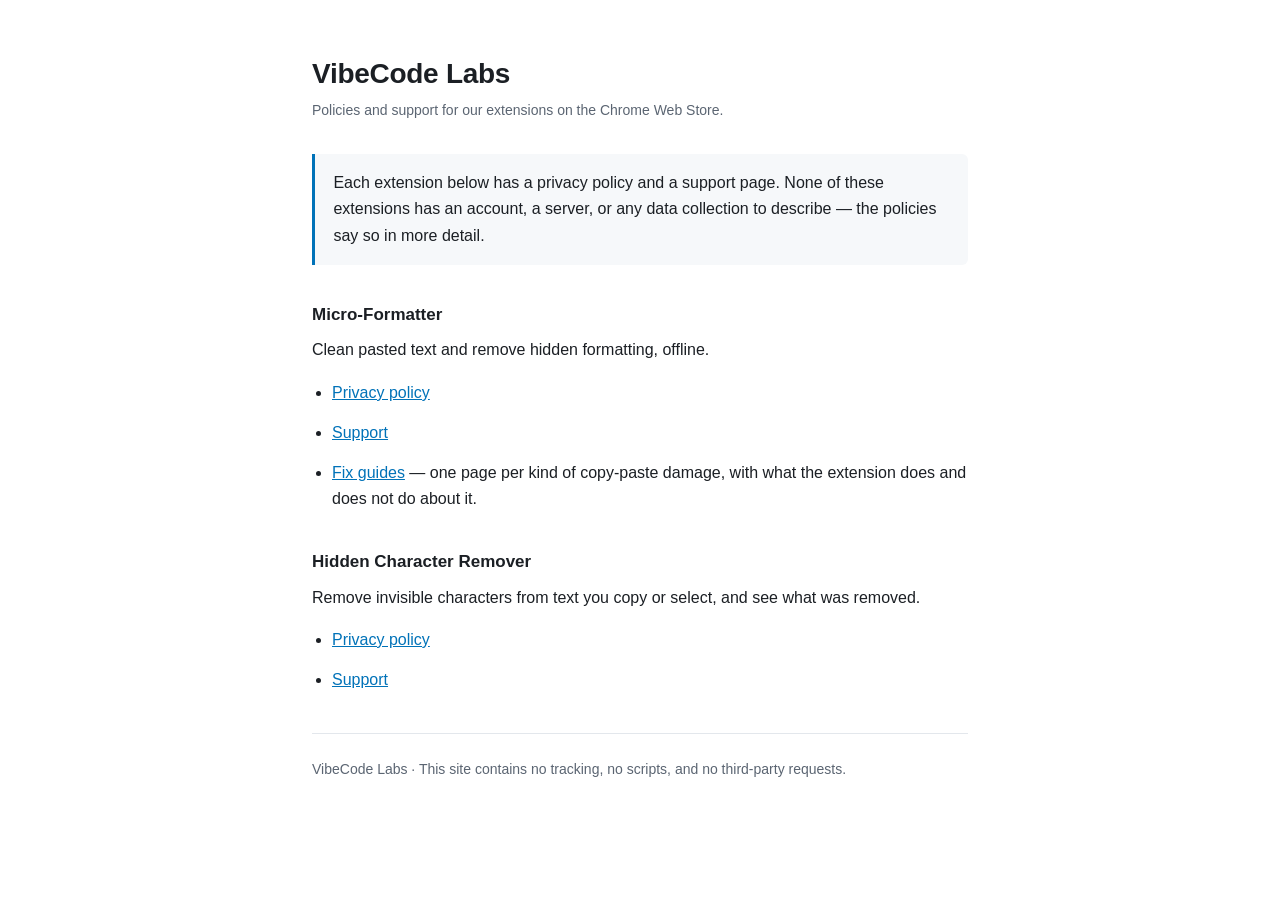
<file: index.html>
<!doctype html>
<html lang="en">
<head>
<meta charset="utf-8">
<meta name="viewport" content="width=device-width, initial-scale=1">
<title>VibeCode Labs — policies and support</title>
<meta name="description" content="Privacy policies and support pages for extensions published by VibeCode Labs.">
<link rel="stylesheet" href="assets/site.css">
</head>
<body>
<main>

<h1>VibeCode Labs</h1>
<p class="meta">Policies and support for our extensions on the Chrome Web Store.</p>

<div class="summary">
  <p>Each extension below has a privacy policy and a support page. None of these
  extensions has an account, a server, or any data collection to describe — the
  policies say so in more detail.</p>
</div>

<h2>Micro-Formatter</h2>
<p>Clean pasted text and remove hidden formatting, offline.</p>
<ul>
  <li><a href="micro-formatter/">Privacy policy</a></li>
  <li><a href="micro-formatter/support.html">Support</a></li>
  <li><a href="docs/">Fix guides</a> — one page per kind of copy-paste
  damage, with what the extension does and does not do about it.</li>
</ul>

<h2>Hidden Character Remover</h2>
<p>Remove invisible characters from text you copy or select, and see what was
removed.</p>
<ul>
  <li><a href="hidden-characters/">Privacy policy</a></li>
  <li><a href="hidden-characters/support.html">Support</a></li>
</ul>

<hr>
<footer>
  <p>VibeCode Labs · This site contains no tracking, no scripts, and no
  third-party requests.</p>
</footer>

</main>
</body>
</html>
</file>
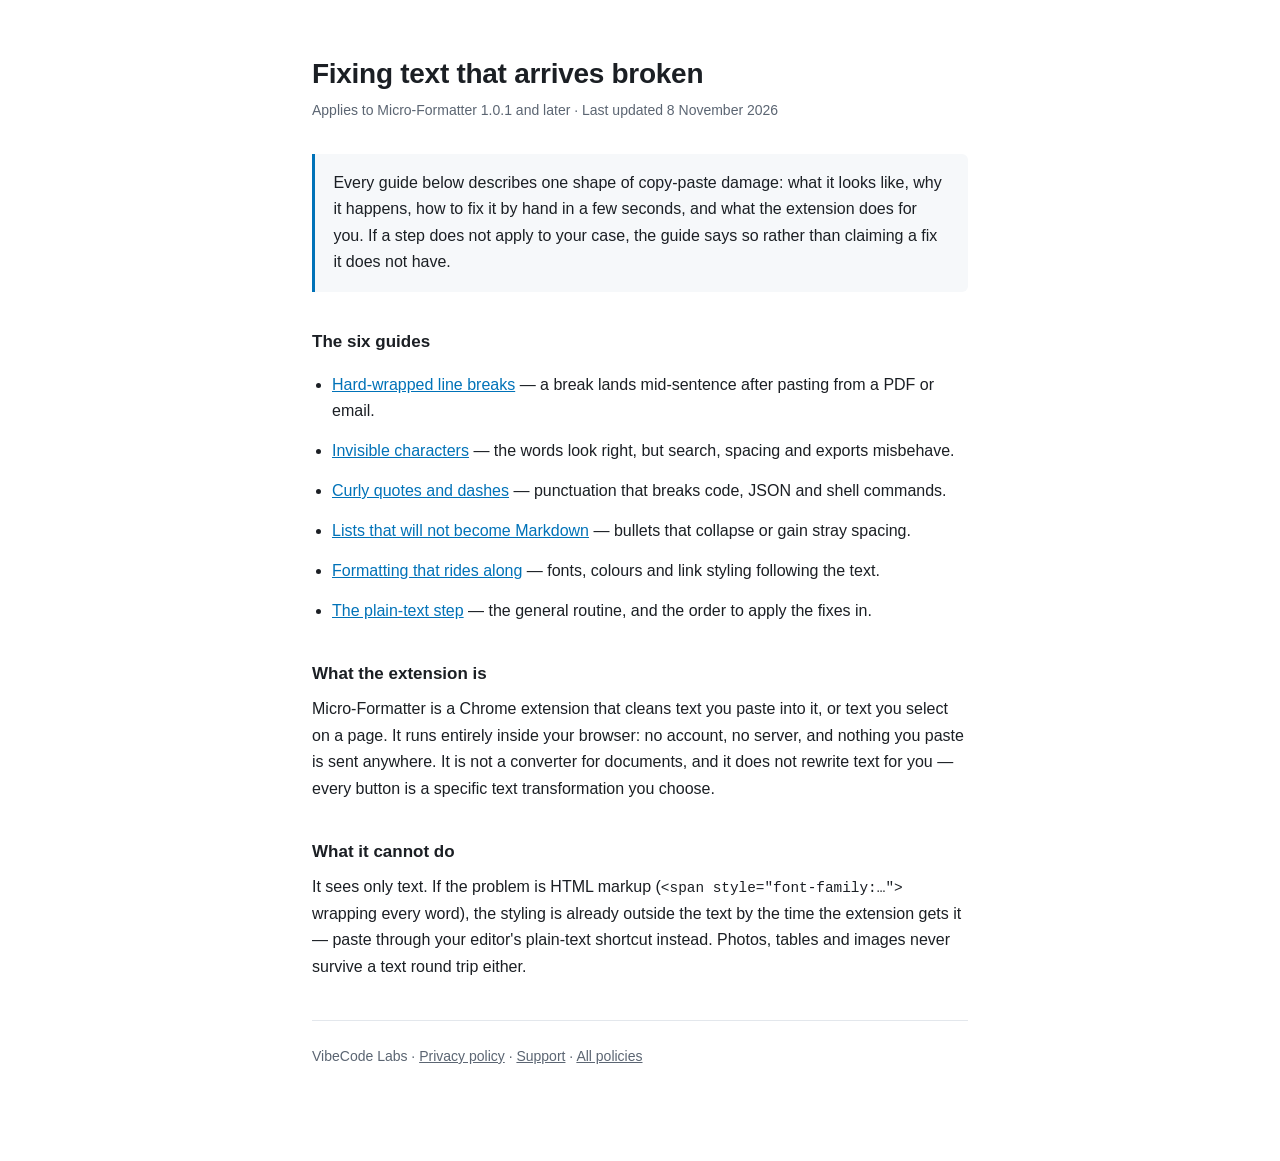
<file: docs/index.html>
<!doctype html>
<html lang="en">
<head>
<meta charset="utf-8">
<meta name="viewport" content="width=device-width, initial-scale=1">
<title>Micro-Formatter — fix guides — VibeCode Labs</title>
<meta name="description" content="Short, specific fixes for text that arrives from another app with its formatting attached: hard-wrapped lines, hidden characters, curly quotes and broken lists.">
<link rel="stylesheet" href="../assets/site.css">
</head>
<body>
<main>

<h1>Fixing text that arrives broken</h1>
<p class="meta">Applies to Micro-Formatter 1.0.1 and later · Last updated 8 November 2026</p>

<div class="summary">
  <p>Every guide below describes one shape of copy-paste damage: what it looks
  like, why it happens, how to fix it by hand in a few seconds, and what the
  extension does for you. If a step does not apply to your case, the guide says
  so rather than claiming a fix it does not have.</p>
</div>

<h2>The six guides</h2>
<ul>
  <li><a href="reflow/">Hard-wrapped line breaks</a> — a break lands
  mid-sentence after pasting from a PDF or email.</li>
  <li><a href="invisible-characters/">Invisible characters</a> — the words look
  right, but search, spacing and exports misbehave.</li>
  <li><a href="smart-quotes/">Curly quotes and dashes</a> — punctuation that
  breaks code, JSON and shell commands.</li>
  <li><a href="markdown-lists/">Lists that will not become Markdown</a> —
  bullets that collapse or gain stray spacing.</li>
  <li><a href="strip-formatting/">Formatting that rides along</a> — fonts,
  colours and link styling following the text.</li>
  <li><a href="formatting-basics/">The plain-text step</a> — the general
  routine, and the order to apply the fixes in.</li>
</ul>

<h2>What the extension is</h2>
<p>Micro-Formatter is a Chrome extension that cleans text you paste into it, or
text you select on a page. It runs entirely inside your browser: no account, no
server, and nothing you paste is sent anywhere. It is not a converter for
documents, and it does not rewrite text for you — every button is a specific
text transformation you choose.</p>

<h2>What it cannot do</h2>
<p>It sees only text. If the problem is HTML markup (<code>&lt;span
style="font-family:…"&gt;</code> wrapping every word), the styling is already
outside the text by the time the extension gets it — paste through your
editor's plain-text shortcut instead. Photos, tables and images never survive a
text round trip either.</p>

<hr>
<footer>
  <p>VibeCode Labs · <a href="../micro-formatter/">Privacy policy</a> ·
  <a href="../micro-formatter/support.html">Support</a> ·
  <a href="../">All policies</a></p>
</footer>

</main>
</body>
</html>
</file>
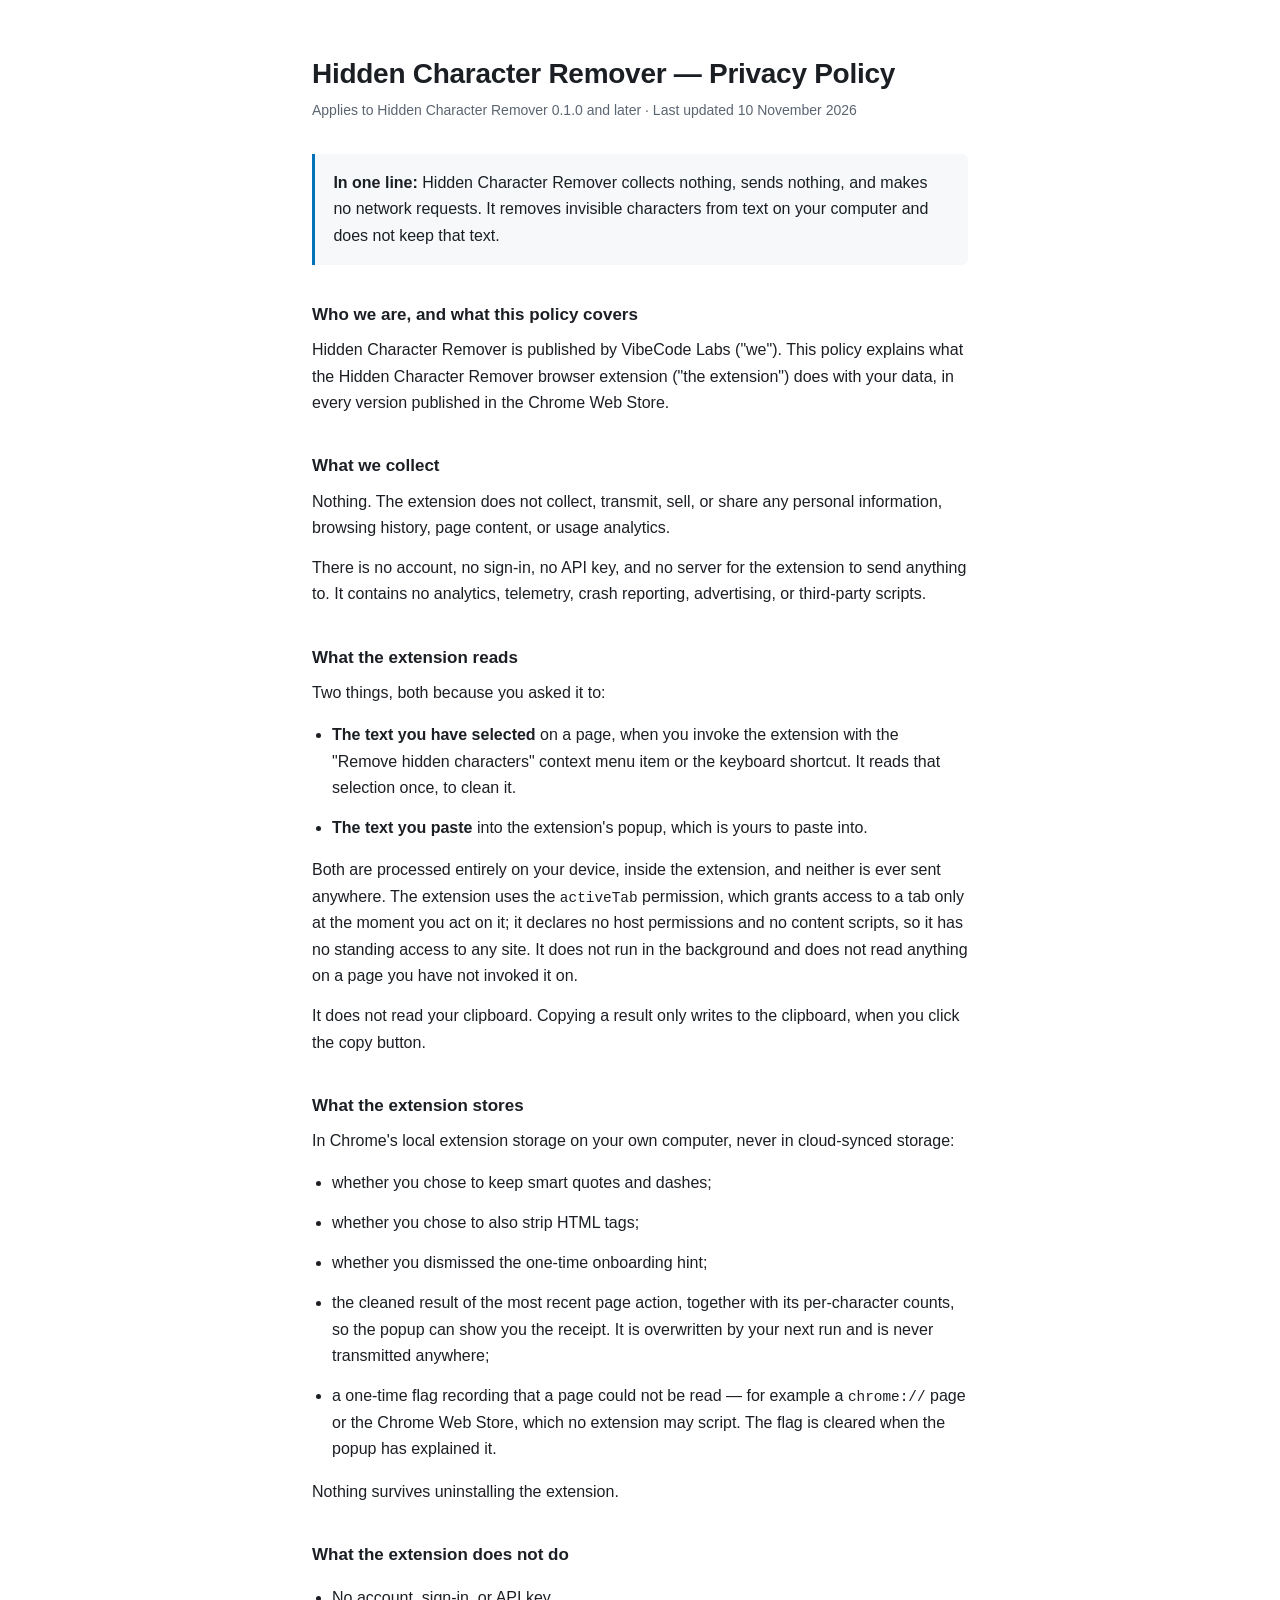
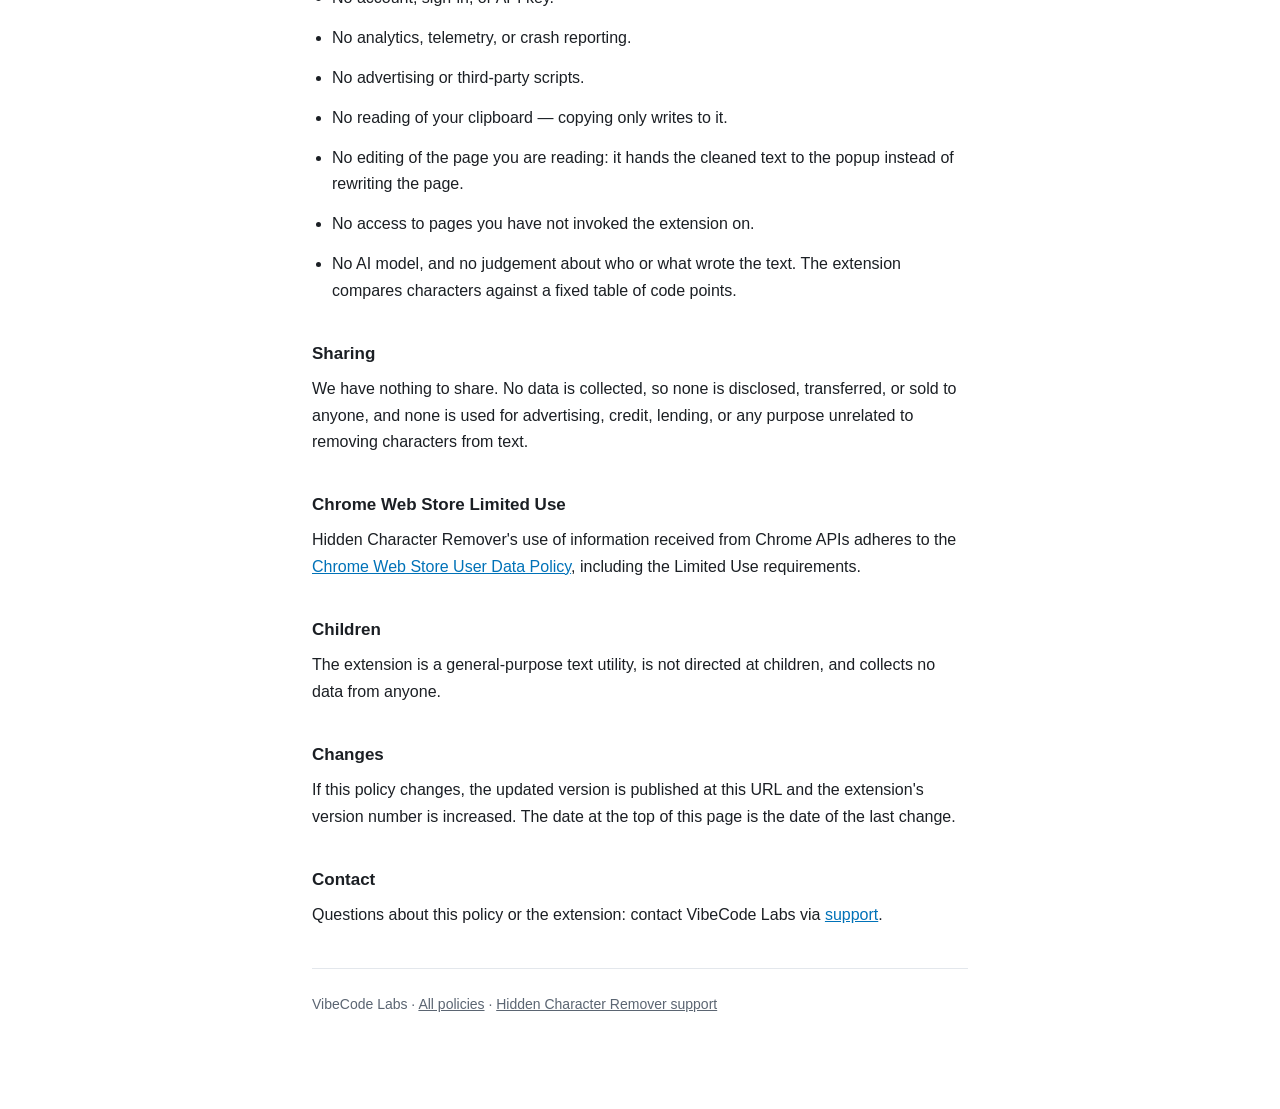
<file: hidden-characters/index.html>
<!doctype html>
<html lang="en">
<head>
<meta charset="utf-8">
<meta name="viewport" content="width=device-width, initial-scale=1">
<title>Hidden Character Remover — Privacy Policy</title>
<meta name="description" content="Privacy policy for the Hidden Character Remover Chrome extension. It collects nothing and makes no network requests.">
<link rel="stylesheet" href="../assets/site.css">
</head>
<body>
<main>

<h1>Hidden Character Remover — Privacy Policy</h1>
<p class="meta">Applies to Hidden Character Remover 0.1.0 and later · Last updated 10 November 2026</p>

<div class="summary">
  <p><strong>In one line:</strong> Hidden Character Remover collects nothing,
  sends nothing, and makes no network requests. It removes invisible characters
  from text on your computer and does not keep that text.</p>
</div>

<h2>Who we are, and what this policy covers</h2>
<p>Hidden Character Remover is published by VibeCode Labs ("we"). This policy
explains what the Hidden Character Remover browser extension ("the extension")
does with your data, in every version published in the Chrome Web Store.</p>

<h2>What we collect</h2>
<p>Nothing. The extension does not collect, transmit, sell, or share any
personal information, browsing history, page content, or usage analytics.</p>
<p>There is no account, no sign-in, no API key, and no server for the extension
to send anything to. It contains no analytics, telemetry, crash reporting,
advertising, or third-party scripts.</p>

<h2>What the extension reads</h2>
<p>Two things, both because you asked it to:</p>
<ul>
  <li><strong>The text you have selected</strong> on a page, when you invoke the
  extension with the "Remove hidden characters" context menu item or the
  keyboard shortcut. It reads that selection once, to clean it.</li>
  <li><strong>The text you paste</strong> into the extension's popup, which is
  yours to paste into.</li>
</ul>
<p>Both are processed entirely on your device, inside the extension, and neither
is ever sent anywhere. The extension uses the <code>activeTab</code> permission,
which grants access to a tab only at the moment you act on it; it declares no
host permissions and no content scripts, so it has no standing access to any
site. It does not run in the background and does not read anything on a page you
have not invoked it on.</p>
<p>It does not read your clipboard. Copying a result only writes to the
clipboard, when you click the copy button.</p>

<h2>What the extension stores</h2>
<p>In Chrome's local extension storage on your own computer, never in
cloud-synced storage:</p>
<ul>
  <li>whether you chose to keep smart quotes and dashes;</li>
  <li>whether you chose to also strip HTML tags;</li>
  <li>whether you dismissed the one-time onboarding hint;</li>
  <li>the cleaned result of the most recent page action, together with its
  per-character counts, so the popup can show you the receipt. It is overwritten
  by your next run and is never transmitted anywhere;</li>
  <li>a one-time flag recording that a page could not be read — for example a
  <code>chrome://</code> page or the Chrome Web Store, which no extension may
  script. The flag is cleared when the popup has explained it.</li>
</ul>
<p>Nothing survives uninstalling the extension.</p>

<h2>What the extension does not do</h2>
<ul>
  <li>No account, sign-in, or API key.</li>
  <li>No analytics, telemetry, or crash reporting.</li>
  <li>No advertising or third-party scripts.</li>
  <li>No reading of your clipboard — copying only writes to it.</li>
  <li>No editing of the page you are reading: it hands the cleaned text to the
  popup instead of rewriting the page.</li>
  <li>No access to pages you have not invoked the extension on.</li>
  <li>No AI model, and no judgement about who or what wrote the text. The
  extension compares characters against a fixed table of code points.</li>
</ul>

<h2>Sharing</h2>
<p>We have nothing to share. No data is collected, so none is disclosed,
transferred, or sold to anyone, and none is used for advertising, credit,
lending, or any purpose unrelated to removing characters from text.</p>

<h2>Chrome Web Store Limited Use</h2>
<p>Hidden Character Remover's use of information received from Chrome APIs
adheres to the
<a href="https://developer.chrome.com/docs/webstore/program-policies/user-data-faq">Chrome Web Store User Data Policy</a>,
including the Limited Use requirements.</p>

<h2>Children</h2>
<p>The extension is a general-purpose text utility, is not directed at children,
and collects no data from anyone.</p>

<h2>Changes</h2>
<p>If this policy changes, the updated version is published at this URL and the
extension's version number is increased. The date at the top of this page is the
date of the last change.</p>

<h2>Contact</h2>
<p>Questions about this policy or the extension: contact VibeCode Labs via
<a href="support.html">support</a>.</p>

<hr>
<footer>
  <p>VibeCode Labs · <a href="../">All policies</a> ·
  <a href="support.html">Hidden Character Remover support</a></p>
</footer>

</main>
</body>
</html>
</file>
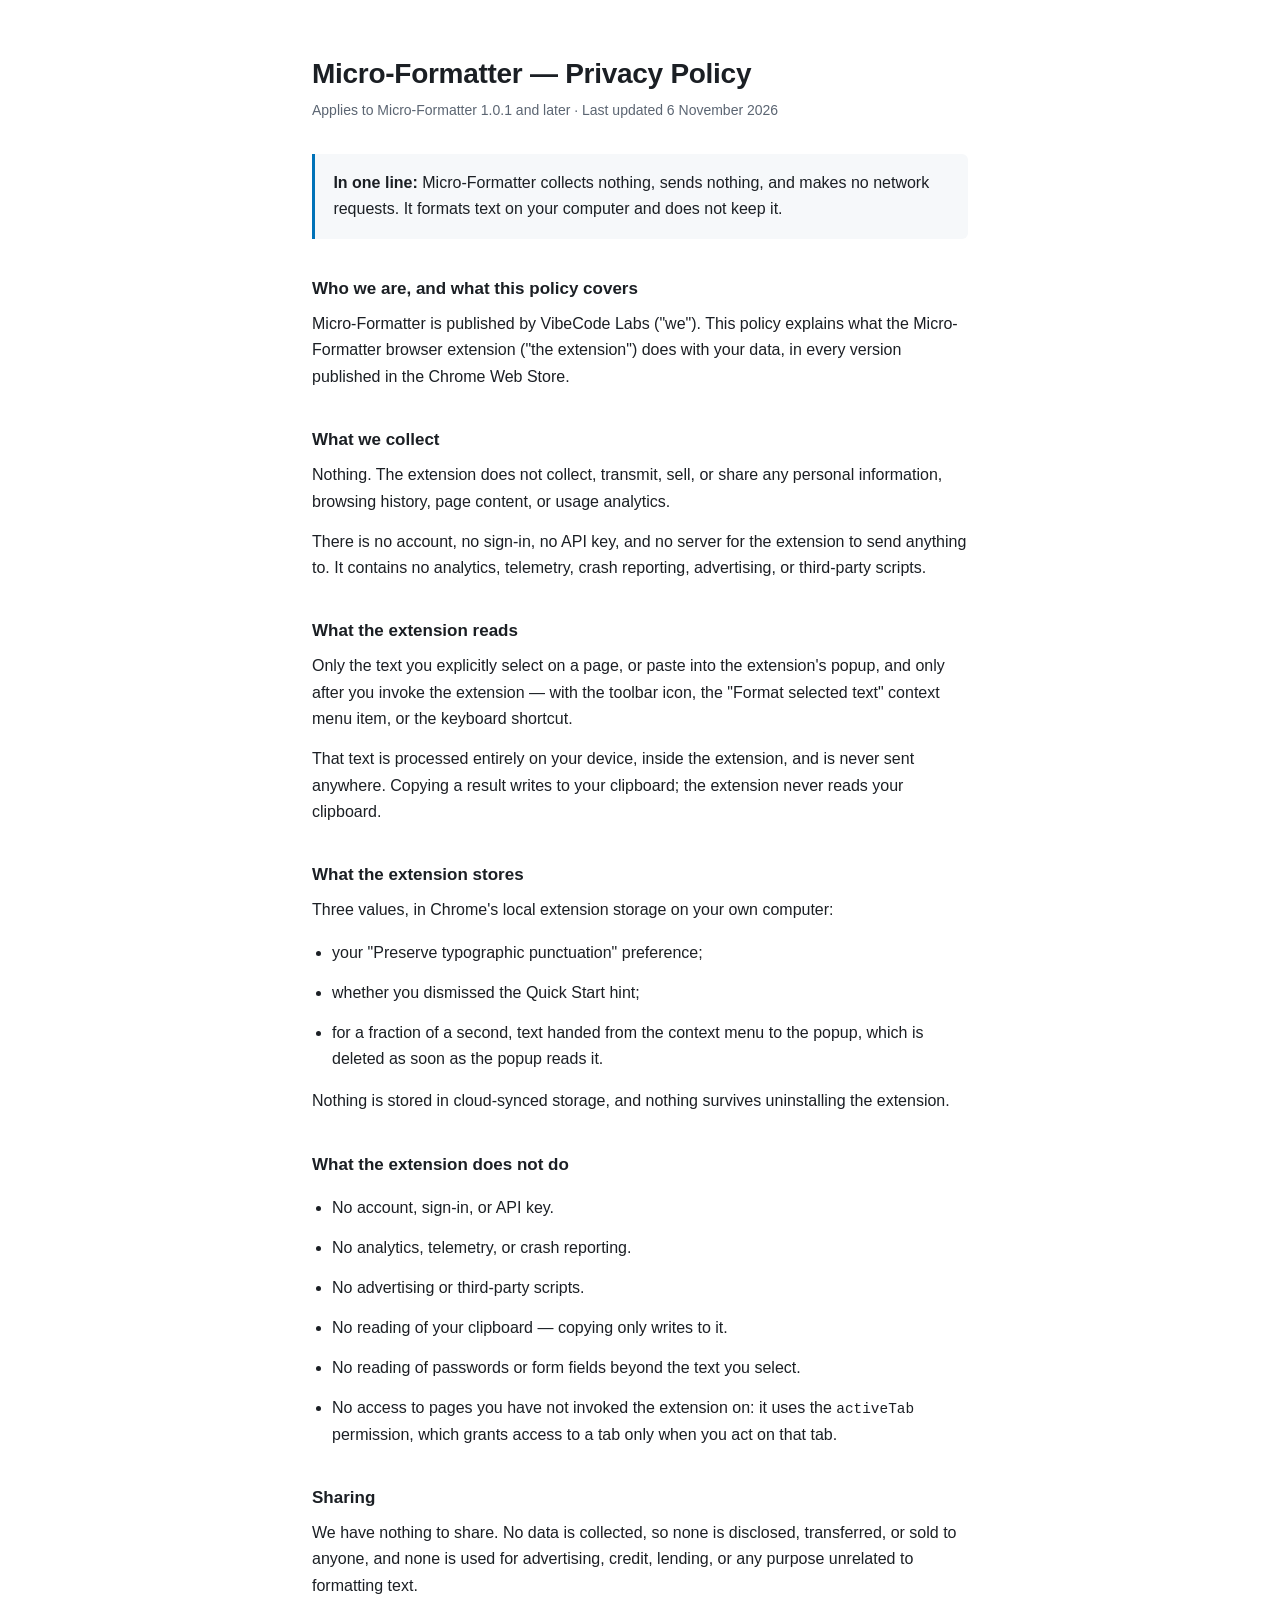
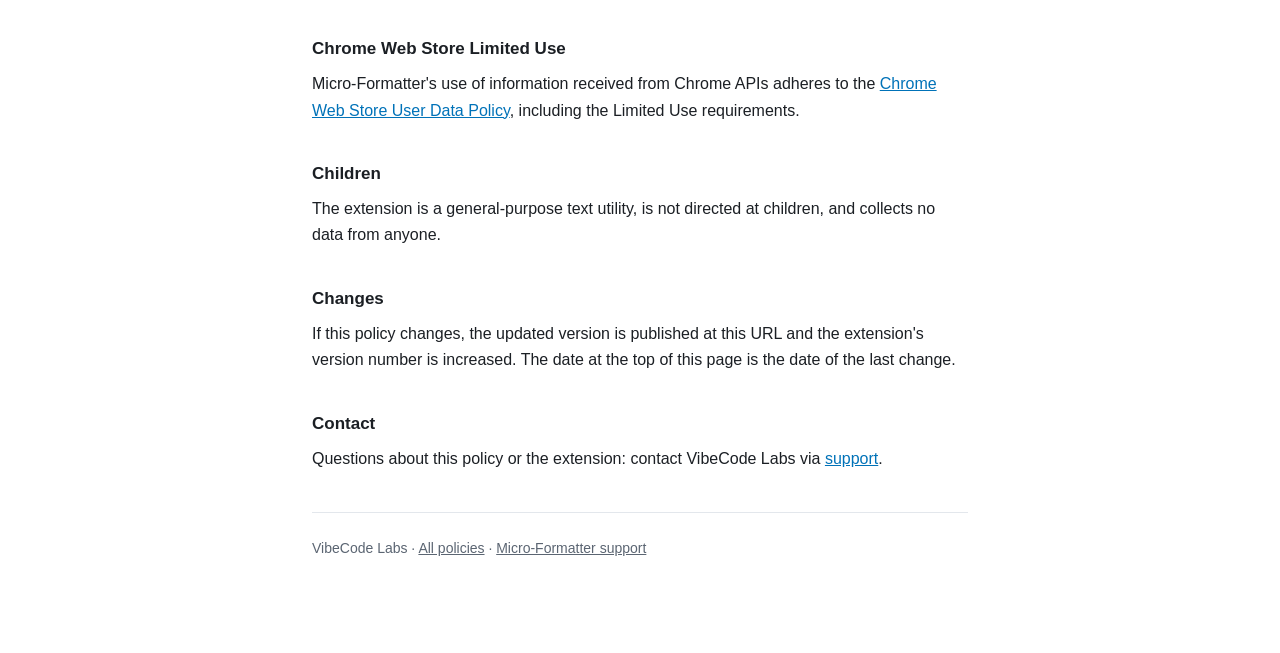
<file: micro-formatter/index.html>
<!doctype html>
<html lang="en">
<head>
<meta charset="utf-8">
<meta name="viewport" content="width=device-width, initial-scale=1">
<title>Micro-Formatter — Privacy Policy</title>
<meta name="description" content="Privacy policy for the Micro-Formatter Chrome extension. It collects nothing and makes no network requests.">
<link rel="stylesheet" href="../assets/site.css">
</head>
<body>
<main>

<h1>Micro-Formatter — Privacy Policy</h1>
<p class="meta">Applies to Micro-Formatter 1.0.1 and later · Last updated 6 November 2026</p>

<div class="summary">
  <p><strong>In one line:</strong> Micro-Formatter collects nothing, sends
  nothing, and makes no network requests. It formats text on your computer and
  does not keep it.</p>
</div>

<h2>Who we are, and what this policy covers</h2>
<p>Micro-Formatter is published by VibeCode Labs ("we"). This policy explains
what the Micro-Formatter browser extension ("the extension") does with your
data, in every version published in the Chrome Web Store.</p>

<h2>What we collect</h2>
<p>Nothing. The extension does not collect, transmit, sell, or share any
personal information, browsing history, page content, or usage analytics.</p>
<p>There is no account, no sign-in, no API key, and no server for the extension
to send anything to. It contains no analytics, telemetry, crash reporting,
advertising, or third-party scripts.</p>

<h2>What the extension reads</h2>
<p>Only the text you explicitly select on a page, or paste into the extension's
popup, and only after you invoke the extension — with the toolbar icon, the
"Format selected text" context menu item, or the keyboard shortcut.</p>
<p>That text is processed entirely on your device, inside the extension, and is
never sent anywhere. Copying a result writes to your clipboard; the extension
never reads your clipboard.</p>

<h2>What the extension stores</h2>
<p>Three values, in Chrome's local extension storage on your own computer:</p>
<ul>
  <li>your "Preserve typographic punctuation" preference;</li>
  <li>whether you dismissed the Quick Start hint;</li>
  <li>for a fraction of a second, text handed from the context menu to the
  popup, which is deleted as soon as the popup reads it.</li>
</ul>
<p>Nothing is stored in cloud-synced storage, and nothing survives uninstalling
the extension.</p>

<h2>What the extension does not do</h2>
<ul>
  <li>No account, sign-in, or API key.</li>
  <li>No analytics, telemetry, or crash reporting.</li>
  <li>No advertising or third-party scripts.</li>
  <li>No reading of your clipboard — copying only writes to it.</li>
  <li>No reading of passwords or form fields beyond the text you select.</li>
  <li>No access to pages you have not invoked the extension on: it uses the
  <code>activeTab</code> permission, which grants access to a tab only when you
  act on that tab.</li>
</ul>

<h2>Sharing</h2>
<p>We have nothing to share. No data is collected, so none is disclosed,
transferred, or sold to anyone, and none is used for advertising, credit,
lending, or any purpose unrelated to formatting text.</p>

<h2>Chrome Web Store Limited Use</h2>
<p>Micro-Formatter's use of information received from Chrome APIs adheres to the
<a href="https://developer.chrome.com/docs/webstore/program-policies/user-data-faq">Chrome Web Store User Data Policy</a>,
including the Limited Use requirements.</p>

<h2>Children</h2>
<p>The extension is a general-purpose text utility, is not directed at children,
and collects no data from anyone.</p>

<h2>Changes</h2>
<p>If this policy changes, the updated version is published at this URL and the
extension's version number is increased. The date at the top of this page is the
date of the last change.</p>

<h2>Contact</h2>
<p>Questions about this policy or the extension: contact VibeCode Labs via
<a href="support.html">support</a>.</p>

<hr>
<footer>
  <p>VibeCode Labs · <a href="../">All policies</a> ·
  <a href="support.html">Micro-Formatter support</a></p>
</footer>

</main>
</body>
</html>
</file>
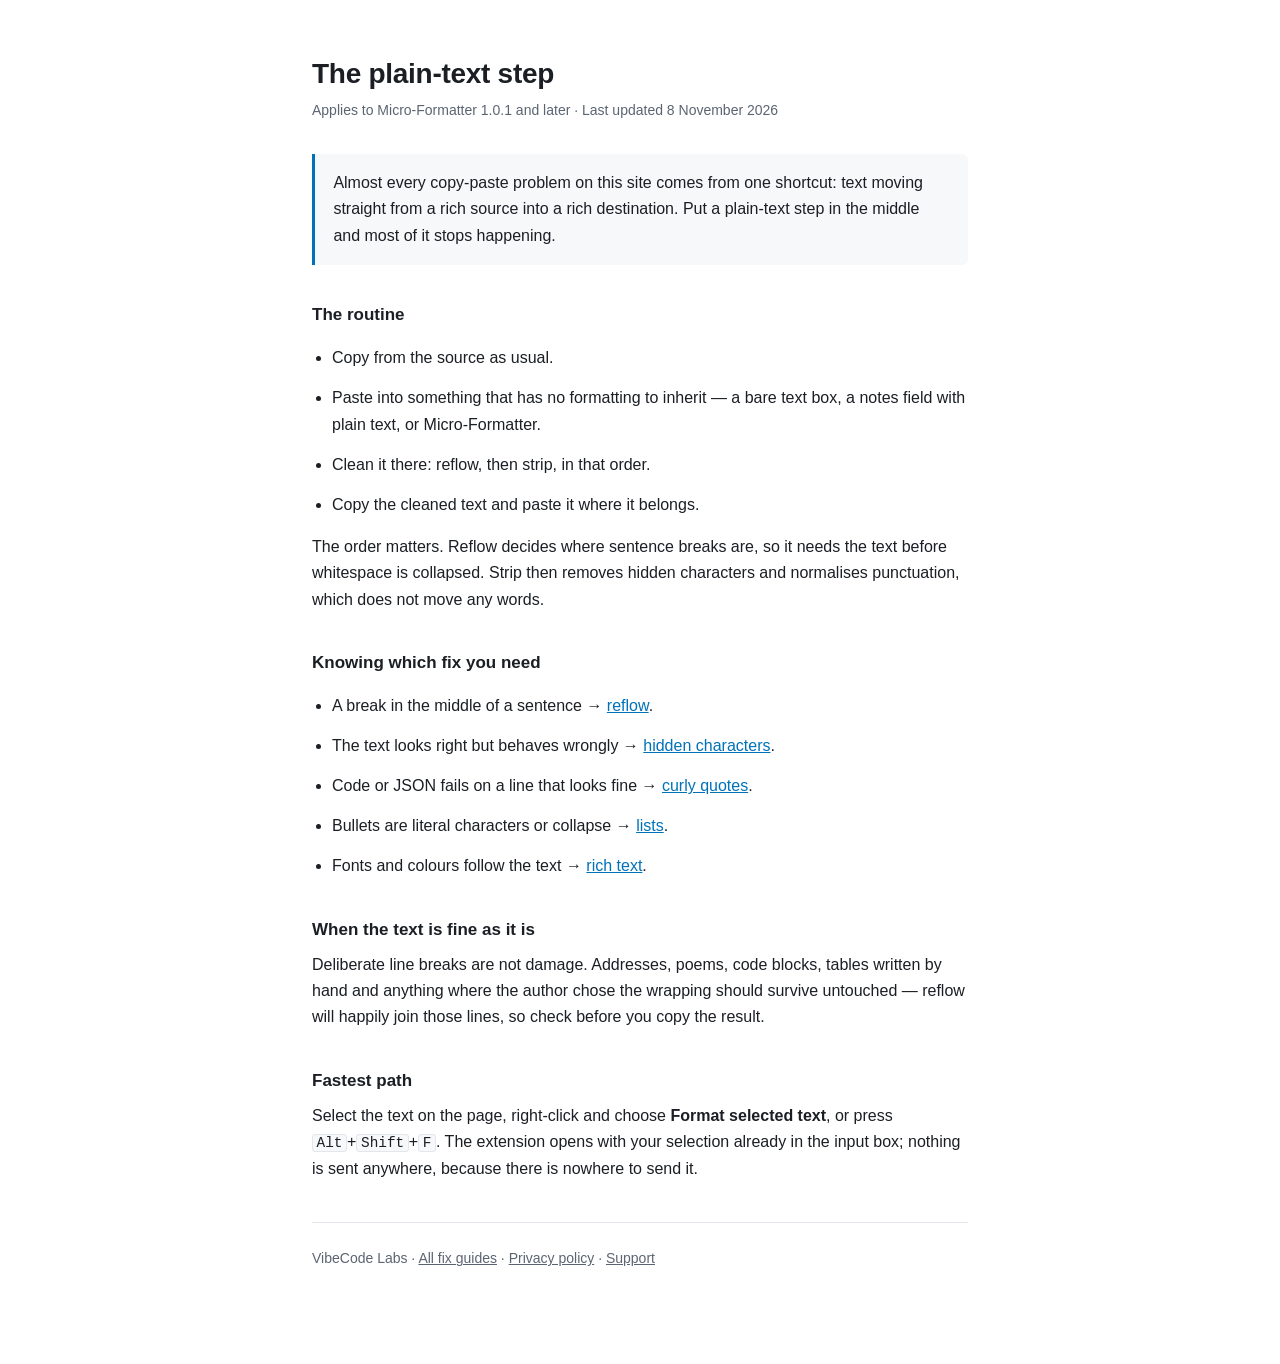
<file: docs/formatting-basics/index.html>
<!doctype html>
<html lang="en">
<head>
<meta charset="utf-8">
<meta name="viewport" content="width=device-width, initial-scale=1">
<title>The plain-text step — Micro-Formatter fix guides</title>
<meta name="description" content="One routine that prevents most copy-paste formatting damage, and the order to apply the fixes in when the damage is already done.">
<link rel="stylesheet" href="../../assets/site.css">
</head>
<body>
<main>

<h1>The plain-text step</h1>
<p class="meta">Applies to Micro-Formatter 1.0.1 and later · Last updated 8 November 2026</p>

<div class="summary">
  <p>Almost every copy-paste problem on this site comes from one shortcut:
  text moving straight from a rich source into a rich destination. Put a
  plain-text step in the middle and most of it stops happening.</p>
</div>

<h2>The routine</h2>
<ul>
  <li>Copy from the source as usual.</li>
  <li>Paste into something that has no formatting to inherit — a bare text
  box, a notes field with plain text, or Micro-Formatter.</li>
  <li>Clean it there: reflow, then strip, in that order.</li>
  <li>Copy the cleaned text and paste it where it belongs.</li>
</ul>
<p>The order matters. Reflow decides where sentence breaks are, so it needs the
text before whitespace is collapsed. Strip then removes hidden characters and
normalises punctuation, which does not move any words.</p>

<h2>Knowing which fix you need</h2>
<ul>
  <li>A break in the middle of a sentence →
  <a href="../reflow/">reflow</a>.</li>
  <li>The text looks right but behaves wrongly →
  <a href="../invisible-characters/">hidden characters</a>.</li>
  <li>Code or JSON fails on a line that looks fine →
  <a href="../smart-quotes/">curly quotes</a>.</li>
  <li>Bullets are literal characters or collapse →
  <a href="../markdown-lists/">lists</a>.</li>
  <li>Fonts and colours follow the text →
  <a href="../strip-formatting/">rich text</a>.</li>
</ul>

<h2>When the text is fine as it is</h2>
<p>Deliberate line breaks are not damage. Addresses, poems, code blocks,
tables written by hand and anything where the author chose the wrapping should
survive untouched — reflow will happily join those lines, so check before you
copy the result.</p>

<h2>Fastest path</h2>
<p>Select the text on the page, right-click and choose <strong>Format selected
text</strong>, or press <kbd>Alt</kbd>+<kbd>Shift</kbd>+<kbd>F</kbd>. The
extension opens with your selection already in the input box; nothing is sent
anywhere, because there is nowhere to send it.</p>

<hr>
<footer>
  <p>VibeCode Labs · <a href="../">All fix guides</a> ·
  <a href="../../micro-formatter/">Privacy policy</a> ·
  <a href="../../micro-formatter/support.html">Support</a></p>
</footer>

</main>
</body>
</html>
</file>
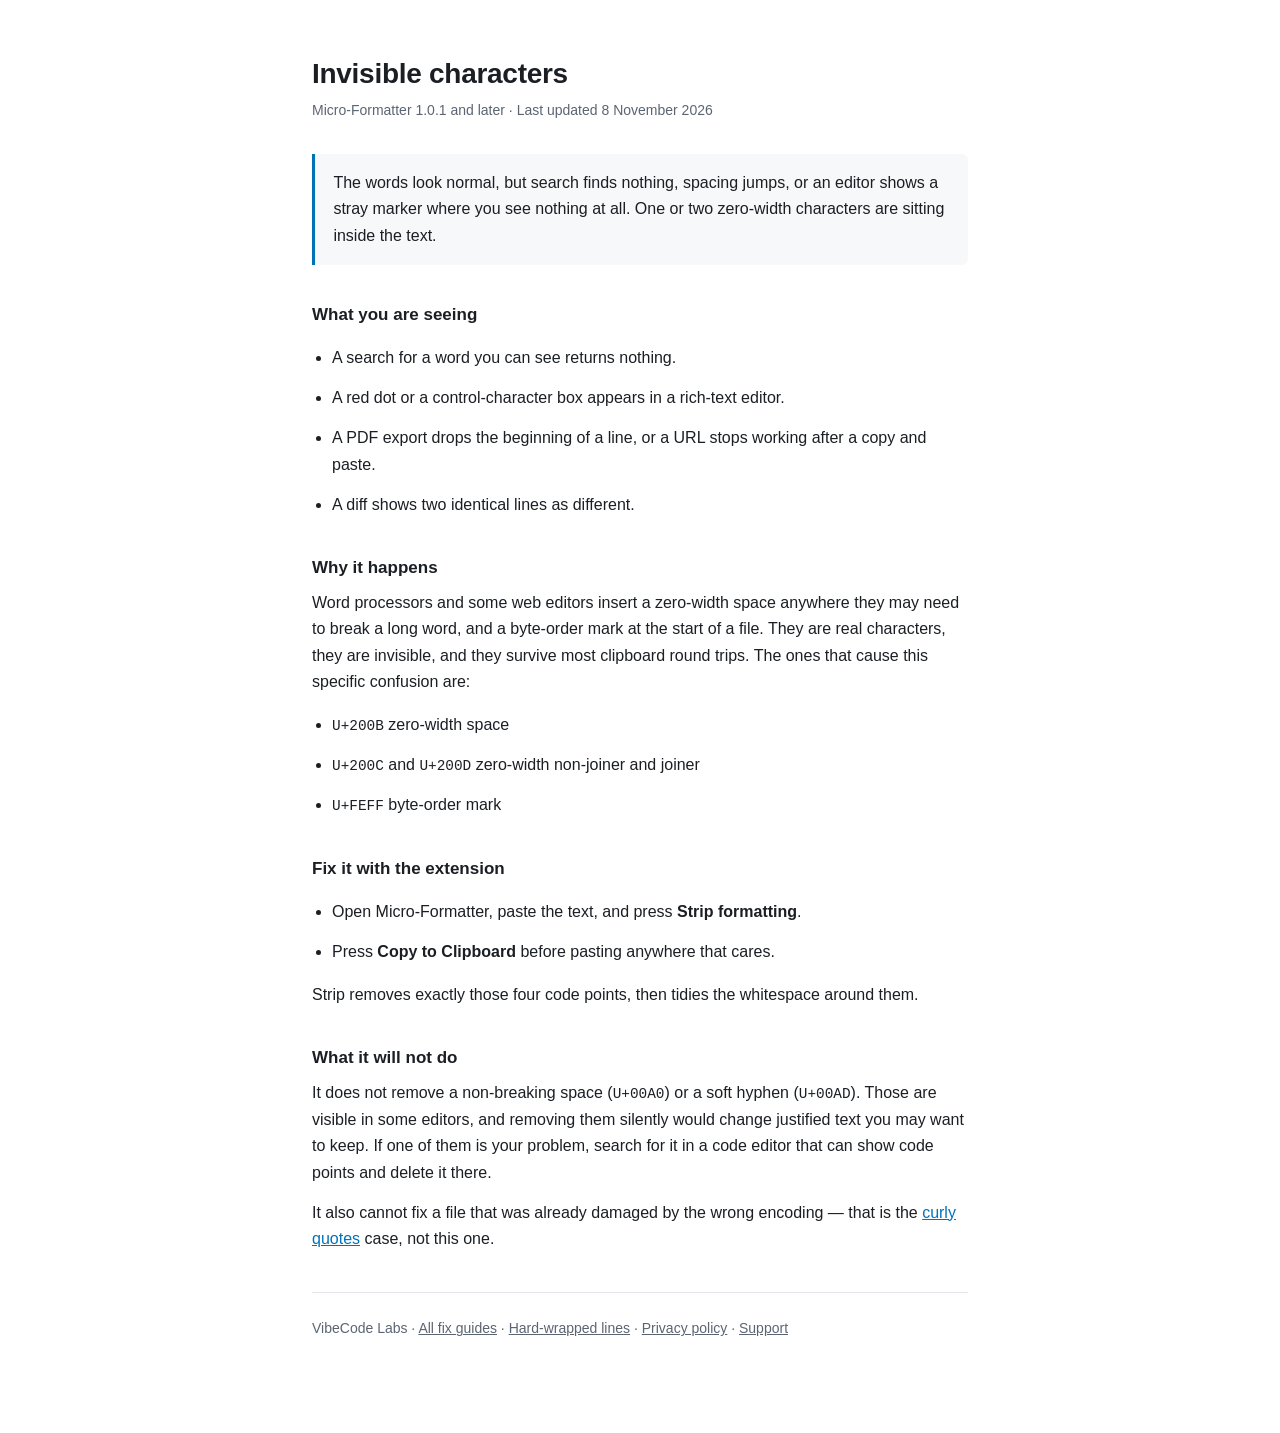
<file: docs/invisible-characters/index.html>
<!doctype html>
<html lang="en">
<head>
<meta charset="utf-8">
<meta name="viewport" content="width=device-width, initial-scale=1">
<title>Invisible characters — Micro-Formatter fix guides</title>
<meta name="description" content="Zero-width spaces and a byte-order mark survive copy and paste, then break search, spacing and exports. Here is what removes them.">
<link rel="stylesheet" href="../../assets/site.css">
</head>
<body>
<main>

<h1>Invisible characters</h1>
<p class="meta">Micro-Formatter 1.0.1 and later · Last updated 8 November 2026</p>

<div class="summary">
  <p>The words look normal, but search finds nothing, spacing jumps, or an
  editor shows a stray marker where you see nothing at all. One or two
  zero-width characters are sitting inside the text.</p>
</div>

<h2>What you are seeing</h2>
<ul>
  <li>A search for a word you can see returns nothing.</li>
  <li>A red dot or a control-character box appears in a rich-text editor.</li>
  <li>A PDF export drops the beginning of a line, or a URL stops working after
  a copy and paste.</li>
  <li>A diff shows two identical lines as different.</li>
</ul>

<h2>Why it happens</h2>
<p>Word processors and some web editors insert a zero-width space anywhere they
may need to break a long word, and a byte-order mark at the start of a file.
They are real characters, they are invisible, and they survive most clipboard
round trips. The ones that cause this specific confusion are:</p>
<ul>
  <li><code>U+200B</code> zero-width space</li>
  <li><code>U+200C</code> and <code>U+200D</code> zero-width non-joiner and
  joiner</li>
  <li><code>U+FEFF</code> byte-order mark</li>
</ul>

<h2>Fix it with the extension</h2>
<ul>
  <li>Open Micro-Formatter, paste the text, and press
  <strong>Strip formatting</strong>.</li>
  <li>Press <strong>Copy to Clipboard</strong> before pasting anywhere that
  cares.</li>
</ul>
<p>Strip removes exactly those four code points, then tidies the whitespace
around them.</p>

<h2>What it will not do</h2>
<p>It does not remove a non-breaking space (<code>U+00A0</code>) or a soft
hyphen (<code>U+00AD</code>). Those are visible in some editors, and removing
them silently would change justified text you may want to keep. If one of them
is your problem, search for it in a code editor that can show code points and
delete it there.</p>
<p>It also cannot fix a file that was already damaged by the wrong encoding —
that is the <a href="../smart-quotes/">curly quotes</a> case, not this one.</p>

<hr>
<footer>
  <p>VibeCode Labs · <a href="../">All fix guides</a> ·
  <a href="../reflow/">Hard-wrapped lines</a> ·
  <a href="../../micro-formatter/">Privacy policy</a> ·
  <a href="../../micro-formatter/support.html">Support</a></p>
</footer>

</main>
</body>
</html>
</file>
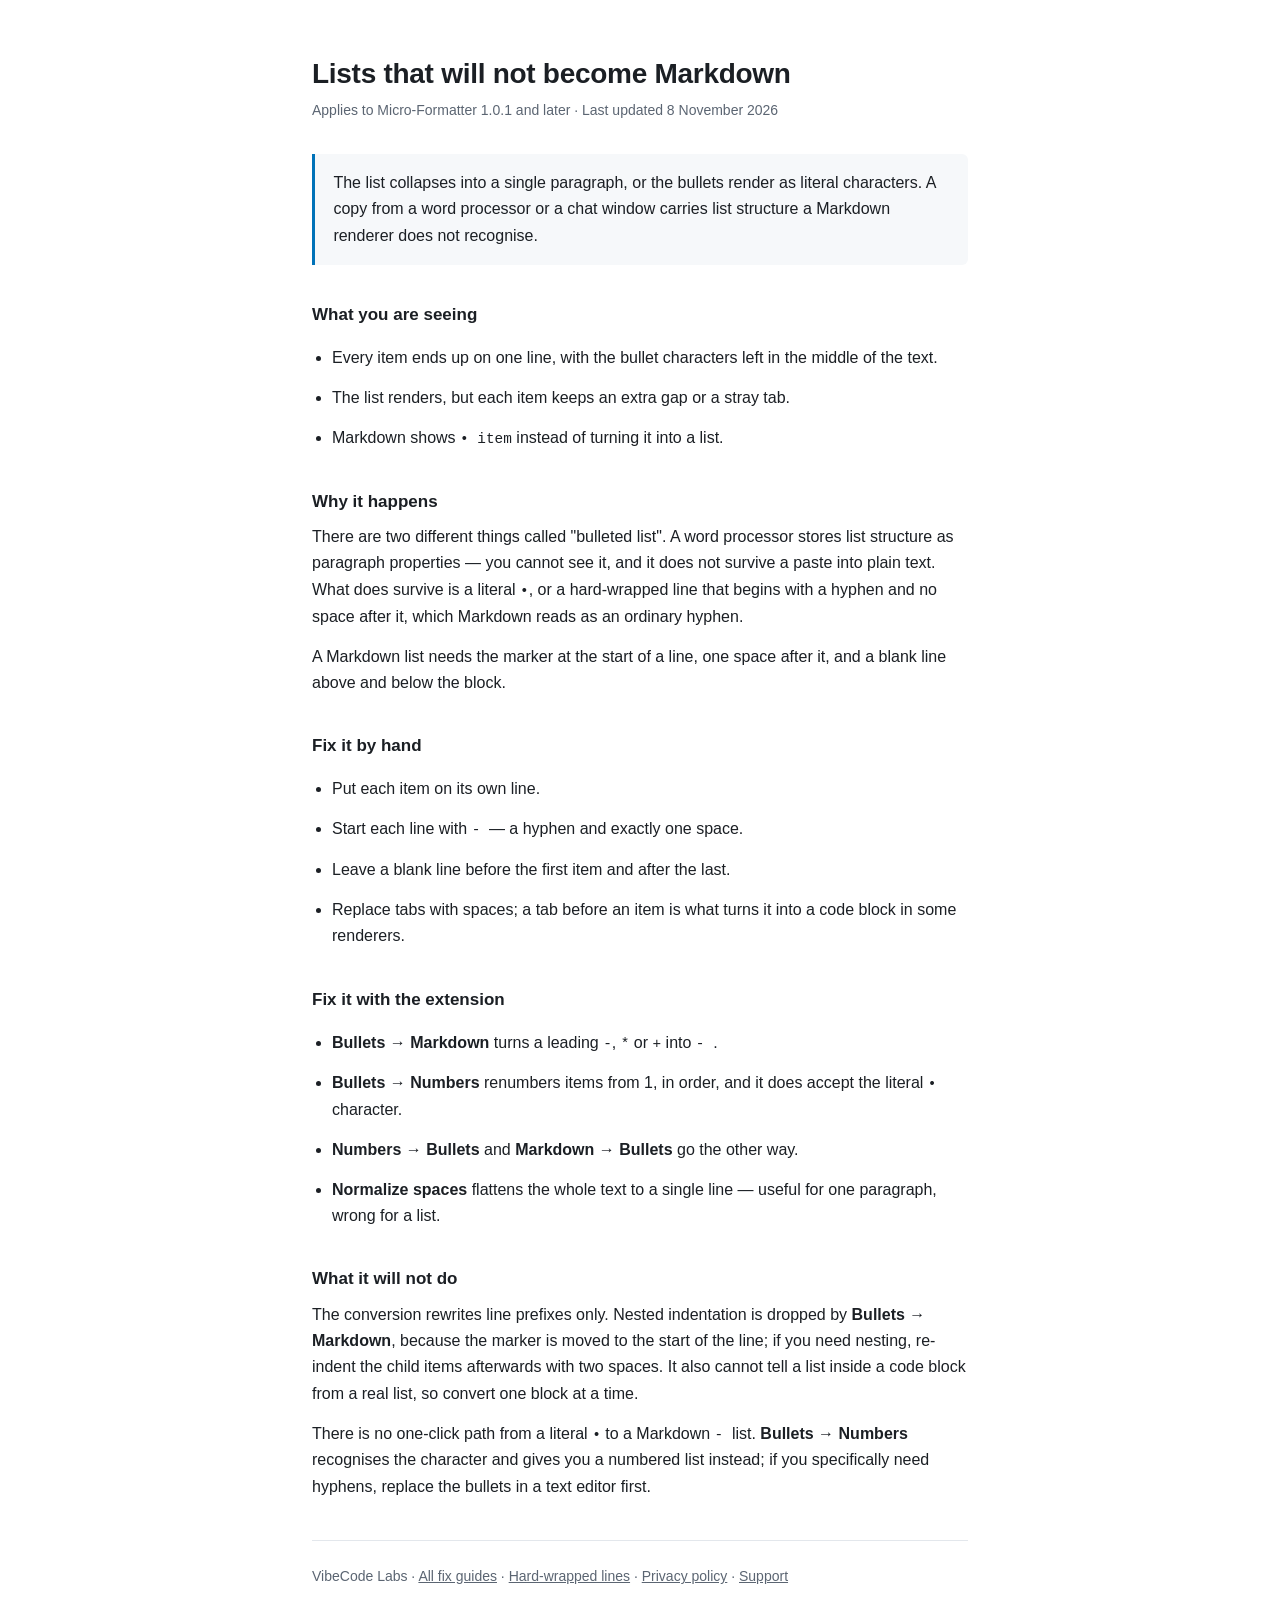
<file: docs/markdown-lists/index.html>
<!doctype html>
<html lang="en">
<head>
<meta charset="utf-8">
<meta name="viewport" content="width=device-width, initial-scale=1">
<title>Lists that will not become Markdown — Micro-Formatter fix guides</title>
<meta name="description" content="Bullets pasted from a word processor collapse into one line or keep invisible list markers. How to convert them to Markdown, and what the conversion does not keep.">
<link rel="stylesheet" href="../../assets/site.css">
</head>
<body>
<main>

<h1>Lists that will not become Markdown</h1>
<p class="meta">Applies to Micro-Formatter 1.0.1 and later · Last updated 8 November 2026</p>

<div class="summary">
  <p>The list collapses into a single paragraph, or the bullets render as
  literal characters. A copy from a word processor or a chat window carries
  list structure a Markdown renderer does not recognise.</p>
</div>

<h2>What you are seeing</h2>
<ul>
  <li>Every item ends up on one line, with the bullet characters left in the
  middle of the text.</li>
  <li>The list renders, but each item keeps an extra gap or a stray tab.</li>
  <li>Markdown shows <code>• item</code> instead of turning it into a list.</li>
</ul>

<h2>Why it happens</h2>
<p>There are two different things called "bulleted list". A word processor
stores list structure as paragraph properties — you cannot see it, and it does
not survive a paste into plain text. What does survive is a literal
<code>•</code>, or a hard-wrapped line that begins with a hyphen and no space
after it, which Markdown reads as an ordinary hyphen.</p>
<p>A Markdown list needs the marker at the start of a line, one space after it,
and a blank line above and below the block.</p>

<h2>Fix it by hand</h2>
<ul>
  <li>Put each item on its own line.</li>
  <li>Start each line with <code>- </code> — a hyphen and exactly one
  space.</li>
  <li>Leave a blank line before the first item and after the last.</li>
  <li>Replace tabs with spaces; a tab before an item is what turns it into a
  code block in some renderers.</li>
</ul>

<h2>Fix it with the extension</h2>
<ul>
  <li><strong>Bullets → Markdown</strong> turns a leading <code>-</code>,
  <code>*</code> or <code>+</code> into <code>- </code>.</li>
  <li><strong>Bullets → Numbers</strong> renumbers items from 1, in order, and
  it does accept the literal <code>•</code> character.</li>
  <li><strong>Numbers → Bullets</strong> and <strong>Markdown →
  Bullets</strong> go the other way.</li>
  <li><strong>Normalize spaces</strong> flattens the whole text to a single
  line — useful for one paragraph, wrong for a list.</li>
</ul>

<h2>What it will not do</h2>
<p>The conversion rewrites line prefixes only. Nested indentation is dropped by
<strong>Bullets → Markdown</strong>, because the marker is moved to the start
of the line; if you need nesting, re-indent the child items afterwards with two
spaces. It also cannot tell a list inside a code block from a real list, so
convert one block at a time.</p>
<p>There is no one-click path from a literal <code>•</code> to a Markdown
<code>- </code> list. <strong>Bullets → Numbers</strong> recognises the
character and gives you a numbered list instead; if you specifically need
hyphens, replace the bullets in a text editor first.</p>

<hr>
<footer>
  <p>VibeCode Labs · <a href="../">All fix guides</a> ·
  <a href="../reflow/">Hard-wrapped lines</a> ·
  <a href="../../micro-formatter/">Privacy policy</a> ·
  <a href="../../micro-formatter/support.html">Support</a></p>
</footer>

</main>
</body>
</html>
</file>
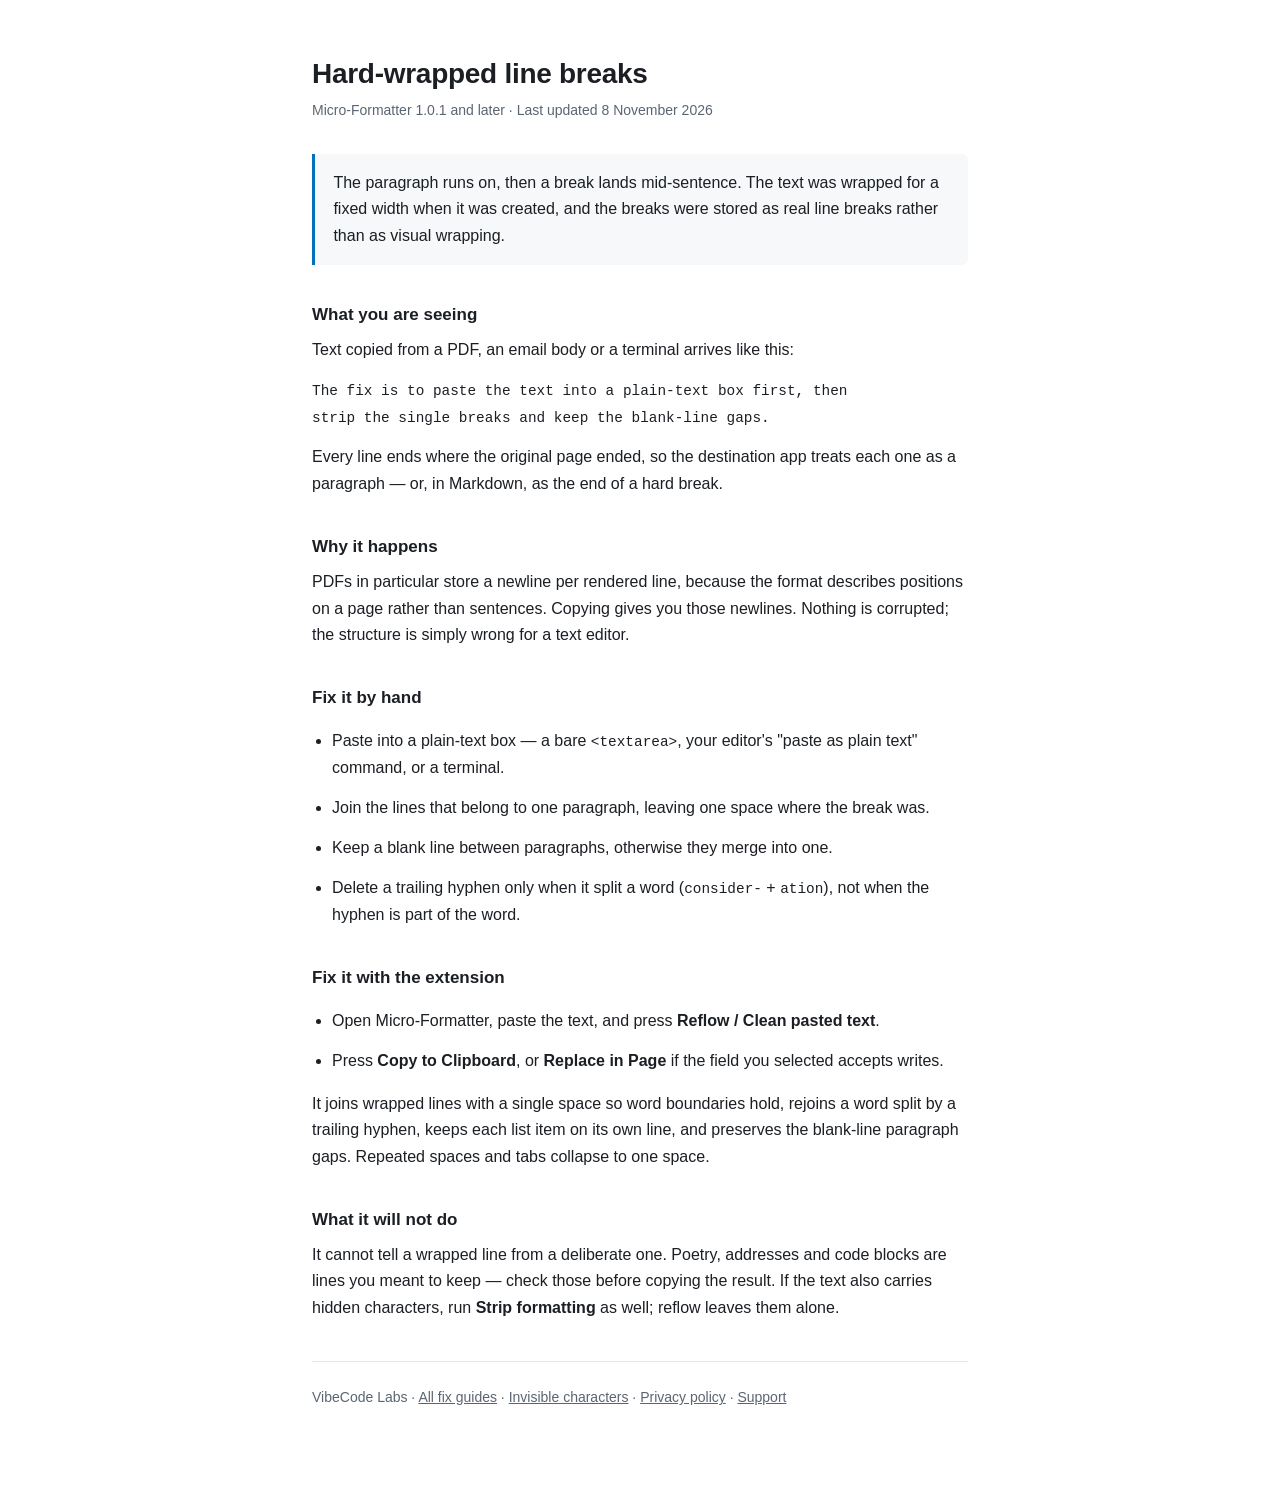
<file: docs/reflow/index.html>
<!doctype html>
<html lang="en">
<head>
<meta charset="utf-8">
<meta name="viewport" content="width=device-width, initial-scale=1">
<title>Hard-wrapped line breaks — Micro-Formatter fix guides</title>
<meta name="description" content="Why pasted text keeps a line break mid-sentence, and how to reflow it without losing paragraphs or list items.">
<link rel="stylesheet" href="../../assets/site.css">
</head>
<body>
<main>

<h1>Hard-wrapped line breaks</h1>
<p class="meta">Micro-Formatter 1.0.1 and later · Last updated 8 November 2026</p>

<div class="summary">
  <p>The paragraph runs on, then a break lands mid-sentence. The text was
  wrapped for a fixed width when it was created, and the breaks were stored as
  real line breaks rather than as visual wrapping.</p>
</div>

<h2>What you are seeing</h2>
<p>Text copied from a PDF, an email body or a terminal arrives like this:</p>
<p><code>The fix is to paste the text into a plain-text box first, then<br>
strip the single breaks and keep the blank-line gaps.</code></p>
<p>Every line ends where the original page ended, so the destination app treats
each one as a paragraph — or, in Markdown, as the end of a hard break.</p>

<h2>Why it happens</h2>
<p>PDFs in particular store a newline per rendered line, because the format
describes positions on a page rather than sentences. Copying gives you those
newlines. Nothing is corrupted; the structure is simply wrong for a text
editor.</p>

<h2>Fix it by hand</h2>
<ul>
  <li>Paste into a plain-text box — a bare <code>&lt;textarea&gt;</code>, your
  editor's "paste as plain text" command, or a terminal.</li>
  <li>Join the lines that belong to one paragraph, leaving one space where the
  break was.</li>
  <li>Keep a blank line between paragraphs, otherwise they merge into one.</li>
  <li>Delete a trailing hyphen only when it split a word
  (<code>consider-</code> + <code>ation</code>), not when the hyphen is part of
  the word.</li>
</ul>

<h2>Fix it with the extension</h2>
<ul>
  <li>Open Micro-Formatter, paste the text, and press
  <strong>Reflow / Clean pasted text</strong>.</li>
  <li>Press <strong>Copy to Clipboard</strong>, or
  <strong>Replace in Page</strong> if the field you selected accepts writes.</li>
</ul>
<p>It joins wrapped lines with a single space so word boundaries hold, rejoins a
word split by a trailing hyphen, keeps each list item on its own line, and
preserves the blank-line paragraph gaps. Repeated spaces and tabs collapse to
one space.</p>

<h2>What it will not do</h2>
<p>It cannot tell a wrapped line from a deliberate one. Poetry, addresses and
code blocks are lines you meant to keep — check those before copying the
result. If the text also carries hidden characters, run
<strong>Strip formatting</strong> as well; reflow leaves them alone.</p>

<hr>
<footer>
  <p>VibeCode Labs · <a href="../">All fix guides</a> ·
  <a href="../invisible-characters/">Invisible characters</a> ·
  <a href="../../micro-formatter/">Privacy policy</a> ·
  <a href="../../micro-formatter/support.html">Support</a></p>
</footer>

</main>
</body>
</html>
</file>
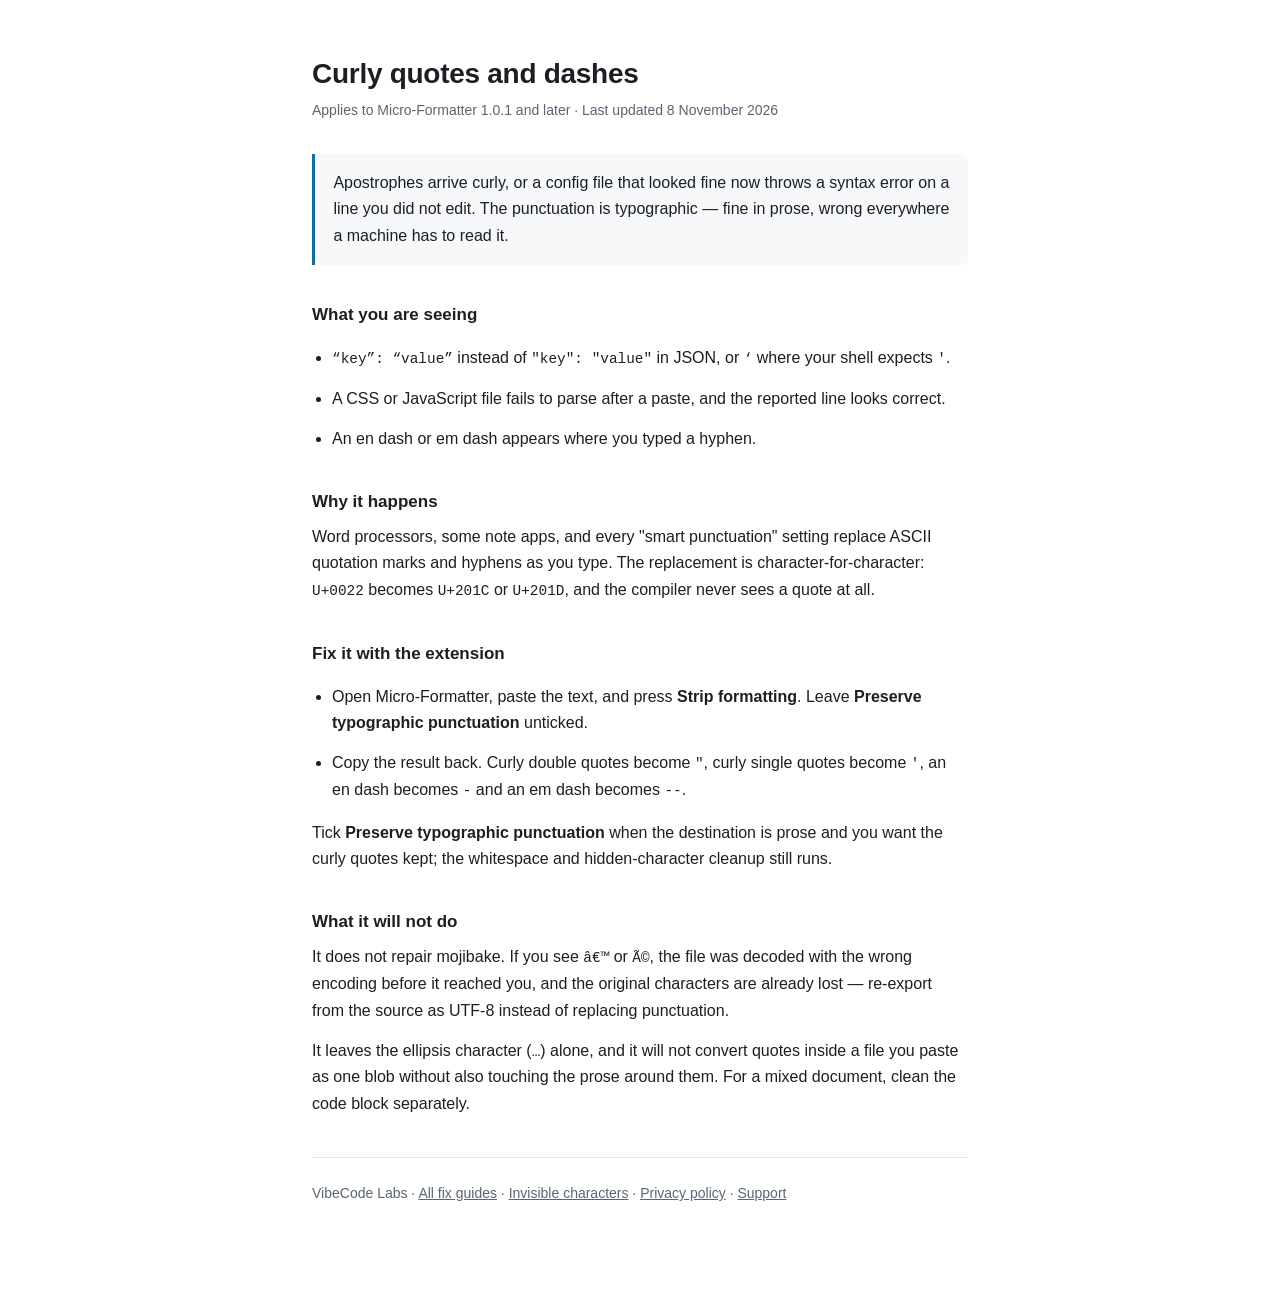
<file: docs/smart-quotes/index.html>
<!doctype html>
<html lang="en">
<head>
<meta charset="utf-8">
<meta name="viewport" content="width=device-width, initial-scale=1">
<title>Curly quotes and dashes — Micro-Formatter fix guides</title>
<meta name="description" content="Smart quotes from a word processor break code, JSON and shell commands. How to convert them to straight ASCII, and the damage no replacement can undo.">
<link rel="stylesheet" href="../../assets/site.css">
</head>
<body>
<main>

<h1>Curly quotes and dashes</h1>
<p class="meta">Applies to Micro-Formatter 1.0.1 and later · Last updated 8 November 2026</p>

<div class="summary">
  <p>Apostrophes arrive curly, or a config file that looked fine now throws a
  syntax error on a line you did not edit. The punctuation is typographic —
  fine in prose, wrong everywhere a machine has to read it.</p>
</div>

<h2>What you are seeing</h2>
<ul>
  <li><code>“key”: “value”</code> instead of <code>"key": "value"</code> in
  JSON, or <code>‘</code> where your shell expects <code>'</code>.</li>
  <li>A CSS or JavaScript file fails to parse after a paste, and the reported
  line looks correct.</li>
  <li>An en dash or em dash appears where you typed a hyphen.</li>
</ul>

<h2>Why it happens</h2>
<p>Word processors, some note apps, and every "smart punctuation" setting
replace ASCII quotation marks and hyphens as you type. The replacement is
character-for-character: <code>U+0022</code> becomes <code>U+201C</code> or
<code>U+201D</code>, and the compiler never sees a quote at all.</p>

<h2>Fix it with the extension</h2>
<ul>
  <li>Open Micro-Formatter, paste the text, and press
  <strong>Strip formatting</strong>. Leave <strong>Preserve typographic
  punctuation</strong> unticked.</li>
  <li>Copy the result back. Curly double quotes become <code>"</code>, curly
  single quotes become <code>'</code>, an en dash becomes <code>-</code> and an
  em dash becomes <code>--</code>.</li>
</ul>
<p>Tick <strong>Preserve typographic punctuation</strong> when the destination
is prose and you want the curly quotes kept; the whitespace and hidden-character
cleanup still runs.</p>

<h2>What it will not do</h2>
<p>It does not repair mojibake. If you see <code>â€™</code> or <code>Ã©</code>,
the file was decoded with the wrong encoding before it reached you, and the
original characters are already lost — re-export from the source as UTF-8
instead of replacing punctuation.</p>
<p>It leaves the ellipsis character (<code>…</code>) alone, and it will not
convert quotes inside a file you paste as one blob without also touching the
prose around them. For a mixed document, clean the code block separately.</p>

<hr>
<footer>
  <p>VibeCode Labs · <a href="../">All fix guides</a> ·
  <a href="../invisible-characters/">Invisible characters</a> ·
  <a href="../../micro-formatter/">Privacy policy</a> ·
  <a href="../../micro-formatter/support.html">Support</a></p>
</footer>

</main>
</body>
</html>
</file>
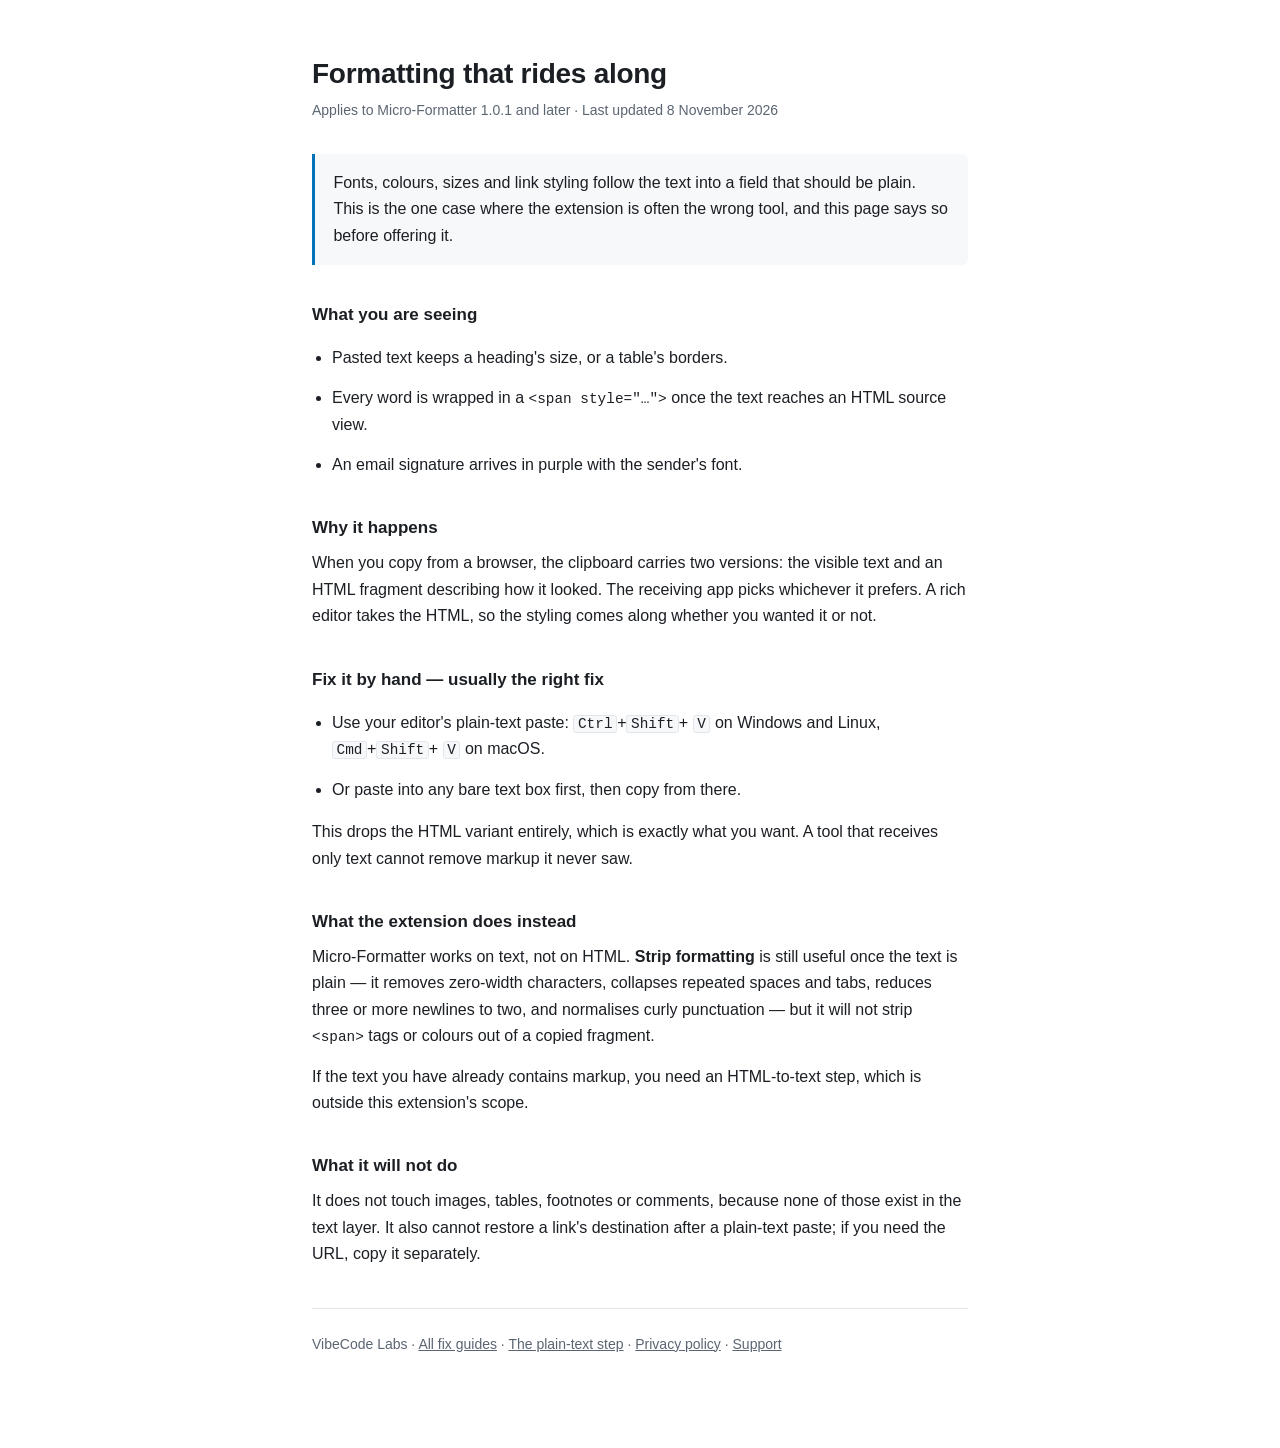
<file: docs/strip-formatting/index.html>
<!doctype html>
<html lang="en">
<head>
<meta charset="utf-8">
<meta name="viewport" content="width=device-width, initial-scale=1">
<title>Formatting that rides along — Micro-Formatter fix guides</title>
<meta name="description" content="Fonts, colours and link styling that follow pasted text into places that should be plain — what a plain-text paste does, and where a text cleaner cannot help.">
<link rel="stylesheet" href="../../assets/site.css">
</head>
<body>
<main>

<h1>Formatting that rides along</h1>
<p class="meta">Applies to Micro-Formatter 1.0.1 and later · Last updated 8 November 2026</p>

<div class="summary">
  <p>Fonts, colours, sizes and link styling follow the text into a field that
  should be plain. This is the one case where the extension is often the wrong
  tool, and this page says so before offering it.</p>
</div>

<h2>What you are seeing</h2>
<ul>
  <li>Pasted text keeps a heading's size, or a table's borders.</li>
  <li>Every word is wrapped in a <code>&lt;span style="…"&gt;</code> once the
  text reaches an HTML source view.</li>
  <li>An email signature arrives in purple with the sender's font.</li>
</ul>

<h2>Why it happens</h2>
<p>When you copy from a browser, the clipboard carries two versions: the
visible text and an HTML fragment describing how it looked. The receiving app
picks whichever it prefers. A rich editor takes the HTML, so the styling comes
along whether you wanted it or not.</p>

<h2>Fix it by hand — usually the right fix</h2>
<ul>
  <li>Use your editor's plain-text paste: <kbd>Ctrl</kbd>+<kbd>Shift</kbd>+
  <kbd>V</kbd> on Windows and Linux, <kbd>Cmd</kbd>+<kbd>Shift</kbd>+
  <kbd>V</kbd> on macOS.</li>
  <li>Or paste into any bare text box first, then copy from there.</li>
</ul>
<p>This drops the HTML variant entirely, which is exactly what you want. A tool
that receives only text cannot remove markup it never saw.</p>

<h2>What the extension does instead</h2>
<p>Micro-Formatter works on text, not on HTML. <strong>Strip
formatting</strong> is still useful once the text is plain — it removes
zero-width characters, collapses repeated spaces and tabs, reduces three or
more newlines to two, and normalises curly punctuation — but it will not strip
<code>&lt;span&gt;</code> tags or colours out of a copied fragment.</p>
<p>If the text you have already contains markup, you need an HTML-to-text step,
which is outside this extension's scope.</p>

<h2>What it will not do</h2>
<p>It does not touch images, tables, footnotes or comments, because none of
those exist in the text layer. It also cannot restore a link's destination
after a plain-text paste; if you need the URL, copy it separately.</p>

<hr>
<footer>
  <p>VibeCode Labs · <a href="../">All fix guides</a> ·
  <a href="../formatting-basics/">The plain-text step</a> ·
  <a href="../../micro-formatter/">Privacy policy</a> ·
  <a href="../../micro-formatter/support.html">Support</a></p>
</footer>

</main>
</body>
</html>
</file>
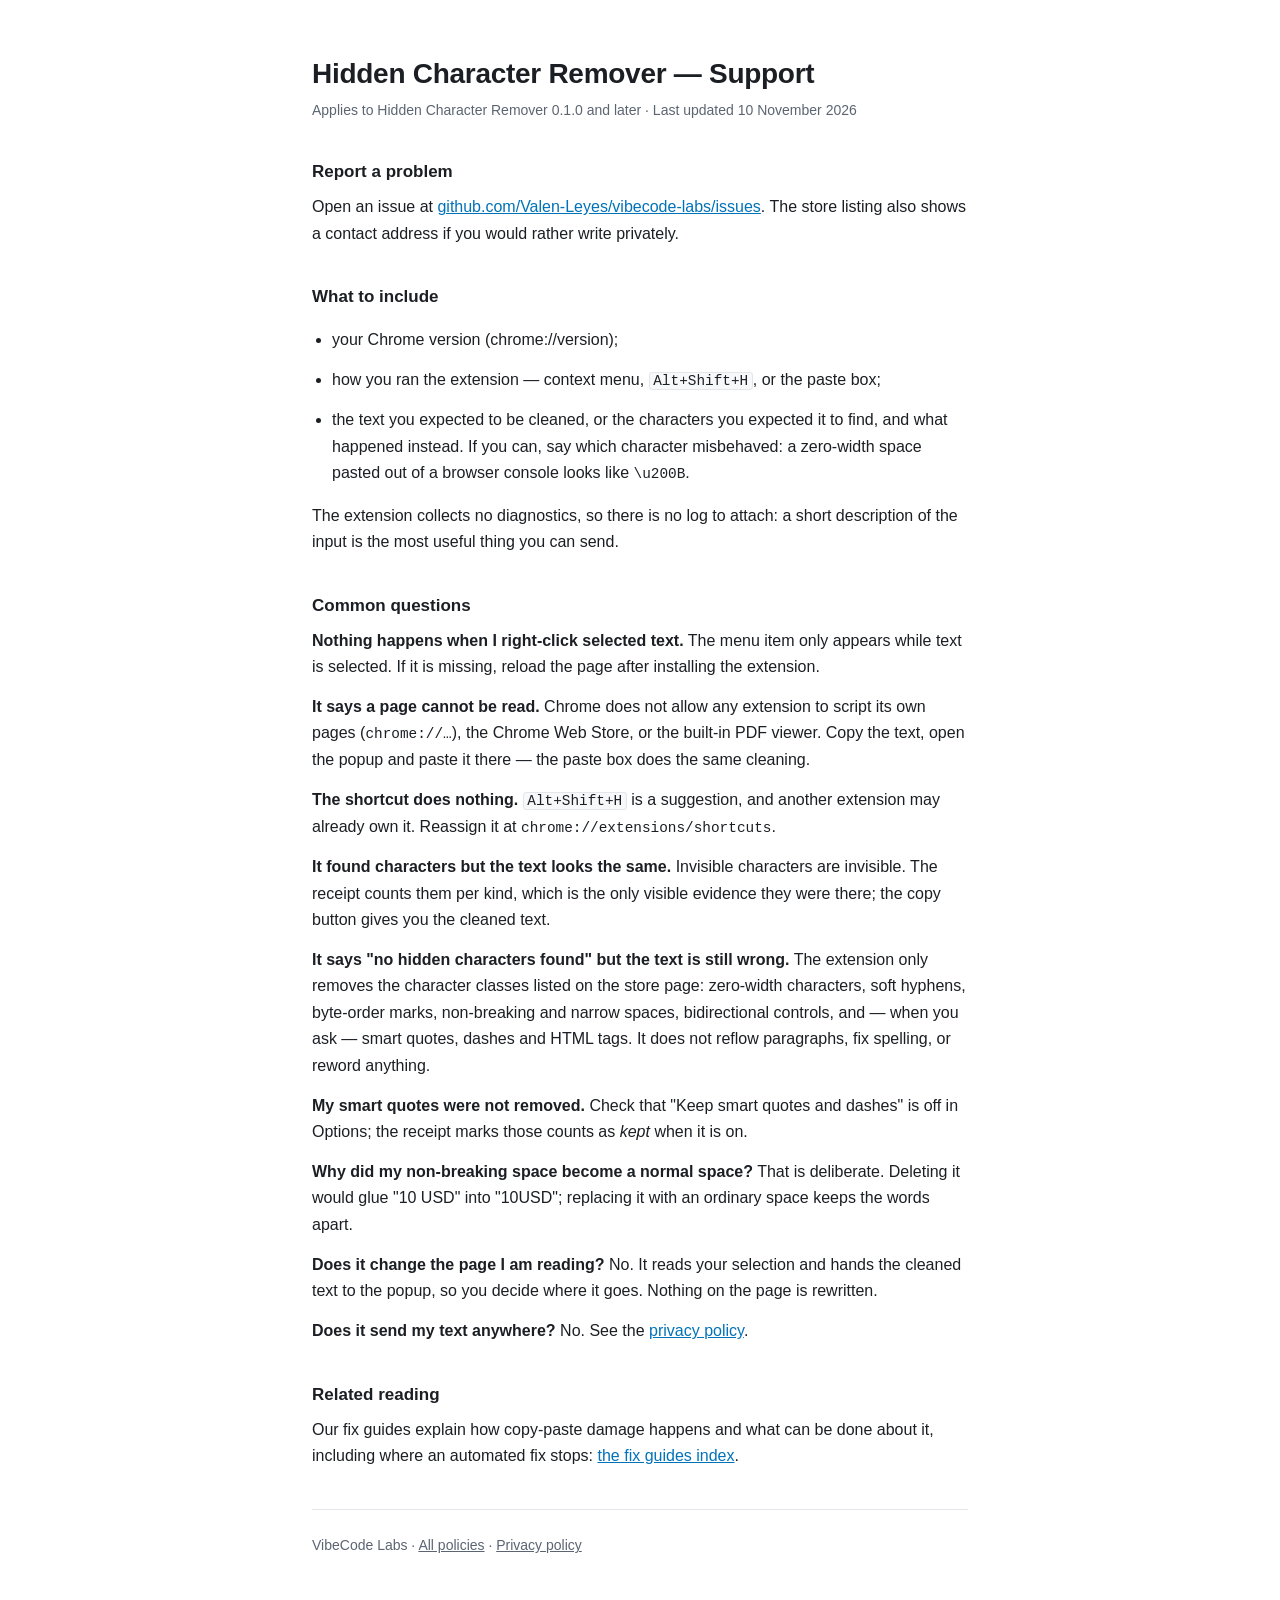
<file: hidden-characters/support.html>
<!doctype html>
<html lang="en">
<head>
<meta charset="utf-8">
<meta name="viewport" content="width=device-width, initial-scale=1">
<title>Hidden Character Remover — Support — VibeCode Labs</title>
<meta name="description" content="How to get help with the Hidden Character Remover Chrome extension and where to report a problem.">
<link rel="stylesheet" href="../assets/site.css">
</head>
<body>
<main>

<h1>Hidden Character Remover — Support</h1>
<p class="meta">Applies to Hidden Character Remover 0.1.0 and later · Last updated 10 November 2026</p>

<h2>Report a problem</h2>
<p>Open an issue at
<a href="https://github.com/Valen-Leyes/vibecode-labs/issues">github.com/Valen-Leyes/vibecode-labs/issues</a>.
The store listing also shows a contact address if you would rather write
privately.</p>

<h2>What to include</h2>
<ul>
  <li>your Chrome version (chrome://version);</li>
  <li>how you ran the extension — context menu, <kbd>Alt+Shift+H</kbd>, or the
  paste box;</li>
  <li>the text you expected to be cleaned, or the characters you expected it to
  find, and what happened instead. If you can, say which character misbehaved:
  a zero-width space pasted out of a browser console looks like
  <code>\u200B</code>.</li>
</ul>
<p>The extension collects no diagnostics, so there is no log to attach: a short
description of the input is the most useful thing you can send.</p>

<h2>Common questions</h2>

<p><strong>Nothing happens when I right-click selected text.</strong> The menu
item only appears while text is selected. If it is missing, reload the page after
installing the extension.</p>

<p><strong>It says a page cannot be read.</strong> Chrome does not allow any
extension to script its own pages (<code>chrome://…</code>), the Chrome Web Store,
or the built-in PDF viewer. Copy the text, open the popup and paste it there —
the paste box does the same cleaning.</p>

<p><strong>The shortcut does nothing.</strong> <kbd>Alt+Shift+H</kbd> is a
suggestion, and another extension may already own it. Reassign it at
<code>chrome://extensions/shortcuts</code>.</p>

<p><strong>It found characters but the text looks the same.</strong> Invisible
characters are invisible. The receipt counts them per kind, which is the only
visible evidence they were there; the copy button gives you the cleaned text.</p>

<p><strong>It says "no hidden characters found" but the text is still
wrong.</strong> The extension only removes the character classes listed on the
store page: zero-width characters, soft hyphens, byte-order marks, non-breaking
and narrow spaces, bidirectional controls, and — when you ask — smart quotes,
dashes and HTML tags. It does not reflow paragraphs, fix spelling, or reword
anything.</p>

<p><strong>My smart quotes were not removed.</strong> Check that "Keep smart
quotes and dashes" is off in Options; the receipt marks those counts as
<em>kept</em> when it is on.</p>

<p><strong>Why did my non-breaking space become a normal space?</strong> That is
deliberate. Deleting it would glue "10&nbsp;USD" into "10USD"; replacing it with
an ordinary space keeps the words apart.</p>

<p><strong>Does it change the page I am reading?</strong> No. It reads your
selection and hands the cleaned text to the popup, so you decide where it goes.
Nothing on the page is rewritten.</p>

<p><strong>Does it send my text anywhere?</strong> No. See the
<a href="./">privacy policy</a>.</p>

<h2>Related reading</h2>
<p>Our fix guides explain how copy-paste damage happens and what can be done
about it, including where an automated fix stops:
<a href="../docs/">the fix guides index</a>.</p>

<hr>
<footer>
  <p>VibeCode Labs · <a href="../">All policies</a> ·
  <a href="./">Privacy policy</a></p>
</footer>

</main>
</body>
</html>
</file>
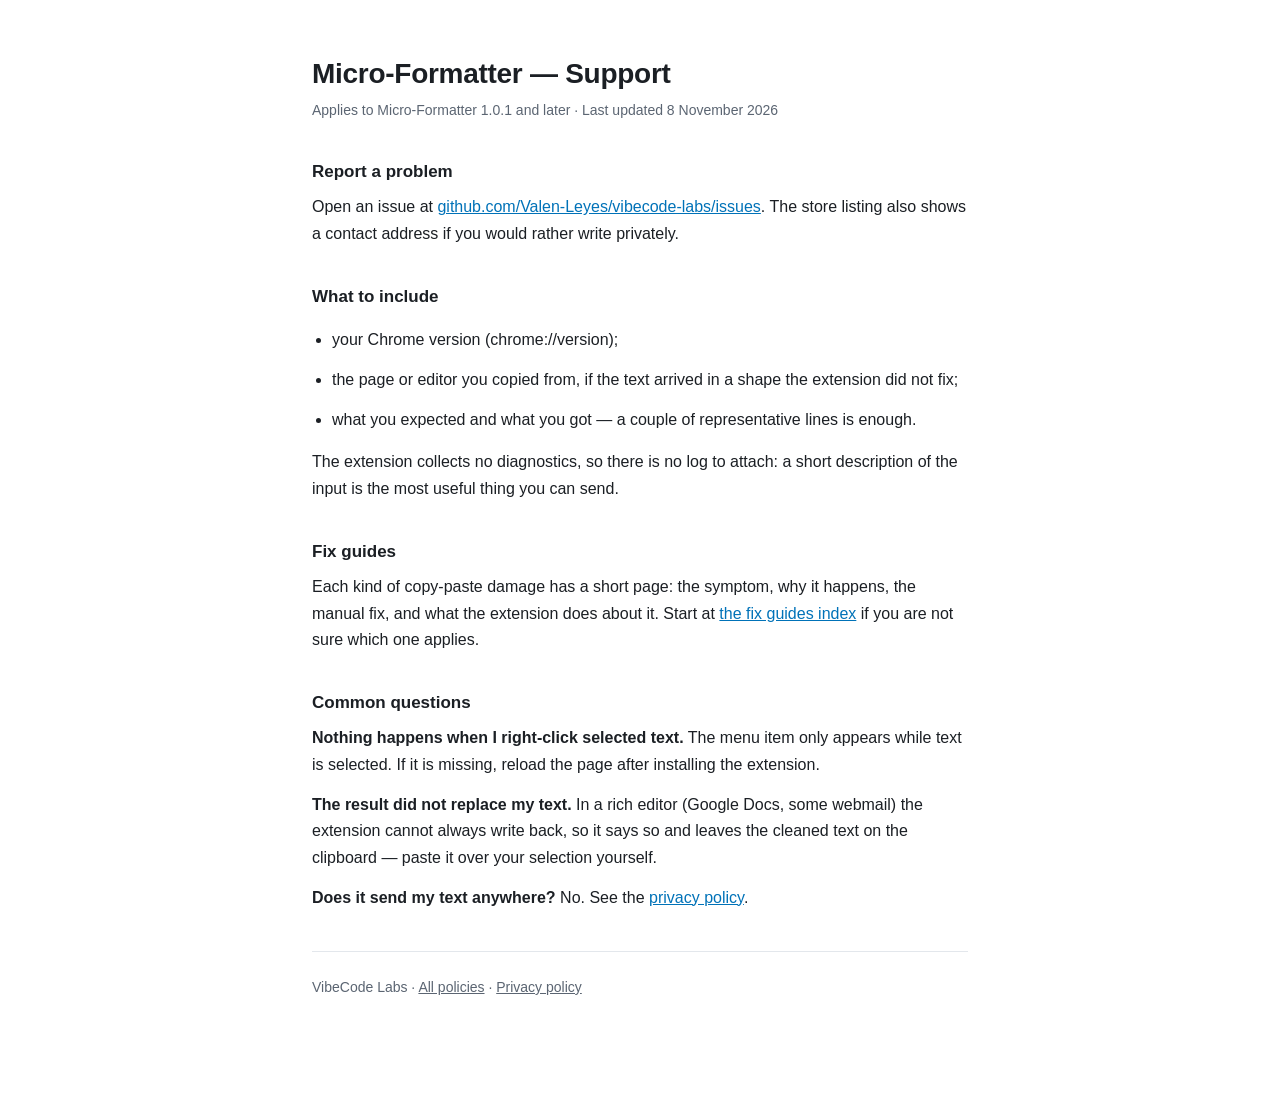
<file: micro-formatter/support.html>
<!doctype html>
<html lang="en">
<head>
<meta charset="utf-8">
<meta name="viewport" content="width=device-width, initial-scale=1">
<title>Micro-Formatter — Support — VibeCode Labs</title>
<meta name="description" content="How to get help with the Micro-Formatter Chrome extension and where to report a problem.">
<link rel="stylesheet" href="../assets/site.css">
</head>
<body>
<main>

<h1>Micro-Formatter — Support</h1>
<p class="meta">Applies to Micro-Formatter 1.0.1 and later · Last updated 8 November 2026</p>

<h2>Report a problem</h2>
<p>Open an issue at
<a href="https://github.com/Valen-Leyes/vibecode-labs/issues">github.com/Valen-Leyes/vibecode-labs/issues</a>.
The store listing also shows a contact address if you would rather write
privately.</p>

<h2>What to include</h2>
<ul>
  <li>your Chrome version (chrome://version);</li>
  <li>the page or editor you copied from, if the text arrived in a shape the
  extension did not fix;</li>
  <li>what you expected and what you got — a couple of representative lines is
  enough.</li>
</ul>
<p>The extension collects no diagnostics, so there is no log to attach: a short
description of the input is the most useful thing you can send.</p>

<h2>Fix guides</h2>
<p>Each kind of copy-paste damage has a short page: the symptom, why it
happens, the manual fix, and what the extension does about it. Start at
<a href="../docs/">the fix guides index</a> if you are not sure which one
applies.</p>

<h2>Common questions</h2>
<p><strong>Nothing happens when I right-click selected text.</strong> The menu
item only appears while text is selected. If it is missing, reload the page
after installing the extension.</p>
<p><strong>The result did not replace my text.</strong> In a rich editor
(Google Docs, some webmail) the extension cannot always write back, so it says
so and leaves the cleaned text on the clipboard — paste it over your selection
yourself.</p>
<p><strong>Does it send my text anywhere?</strong> No. See the
<a href="./">privacy policy</a>.</p>

<hr>
<footer>
  <p>VibeCode Labs · <a href="../">All policies</a> ·
  <a href="./">Privacy policy</a></p>
</footer>

</main>
</body>
</html>
</file>
<file: assets/site.css>
/* One stylesheet for every published page. No web fonts, no imports, nothing
   fetched at runtime: the pages must render identically with networking
   blocked, because someone reading a privacy policy should not need to trust
   a third party to read it. */

:root {
  color-scheme: light dark;
  --bg: #ffffff;
  --fg: #1b1f24;
  --muted: #5b6572;
  --rule: #e3e7ec;
  --accent: #0072b8;
  --card: #f6f8fa;
}

@media (prefers-color-scheme: dark) {
  :root {
    --bg: #14181d;
    --fg: #e8ecf1;
    --muted: #9aa5b1;
    --rule: #2a3138;
    --accent: #6cb8f0;
    --card: #1b2128;
  }
}

* { box-sizing: border-box; }

body {
  margin: 0;
  background: var(--bg);
  color: var(--fg);
  font: 16px/1.65 -apple-system, BlinkMacSystemFont, "Segoe UI", Roboto,
    "Helvetica Neue", Arial, sans-serif;
  -webkit-text-size-adjust: 100%;
}

main {
  max-width: 44rem;
  margin: 0 auto;
  padding: 3.5rem 1.5rem 5rem;
}

h1 {
  font-size: 1.75rem;
  line-height: 1.25;
  letter-spacing: -0.01em;
  margin: 0 0 0.5rem;
}

h2 {
  font-size: 1.0625rem;
  margin: 2.25rem 0 0.5rem;
}

p, li { margin: 0 0 0.85rem; }

ul { padding-left: 1.25rem; }

.meta {
  color: var(--muted);
  font-size: 0.875rem;
  margin: 0 0 2rem;
}

.summary {
  background: var(--card);
  border-left: 3px solid var(--accent);
  border-radius: 0 6px 6px 0;
  padding: 1rem 1.15rem;
  margin: 0 0 2rem;
}

.summary p { margin: 0; }

a { color: var(--accent); }
a:hover { text-decoration: none; }

hr {
  border: 0;
  border-top: 1px solid var(--rule);
  margin: 2.5rem 0 1.5rem;
}

footer {
  color: var(--muted);
  font-size: 0.875rem;
}

footer a { color: var(--muted); }

code,
kbd {
  font-family: ui-monospace, SFMono-Regular, Menlo, Consolas, monospace;
  font-size: 0.9em;
}

kbd {
  border: 1px solid var(--rule);
  border-radius: 3px;
  padding: 0 0.25em;
  background: var(--card);
}
</file>
